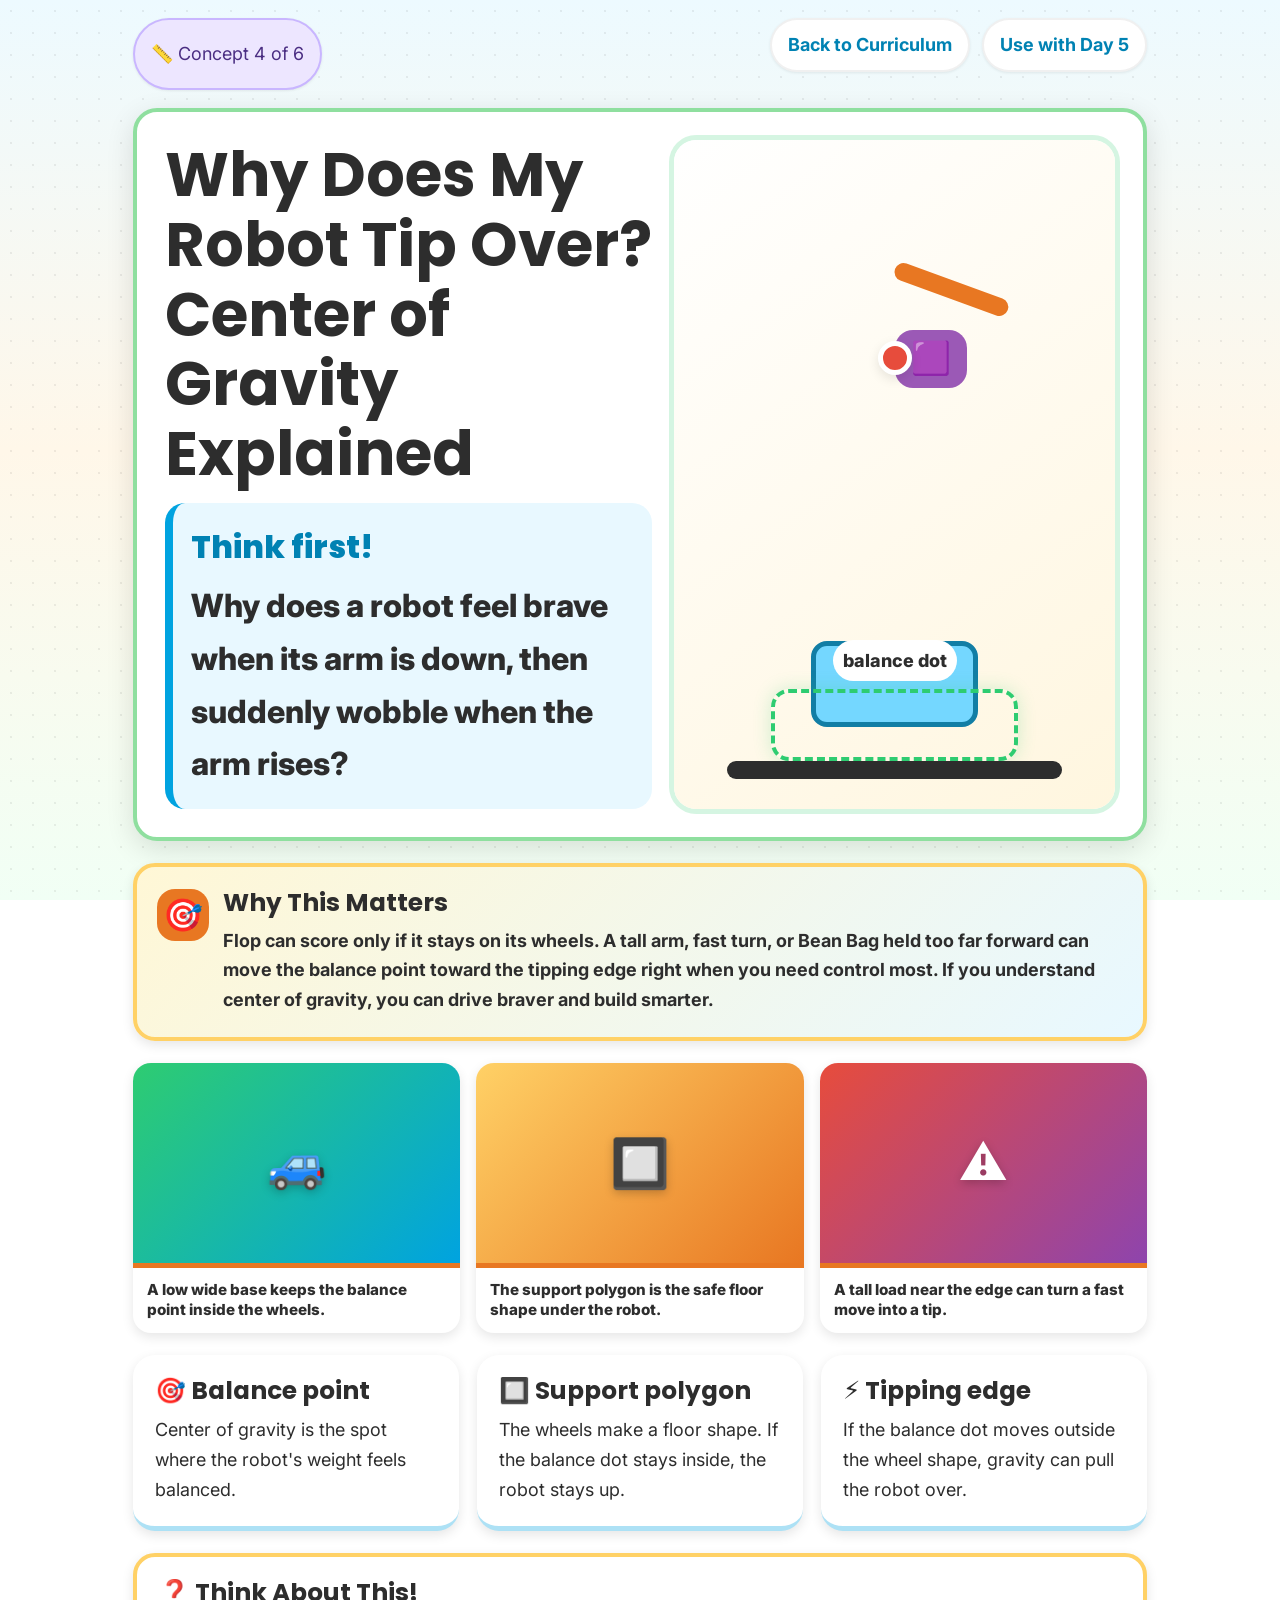
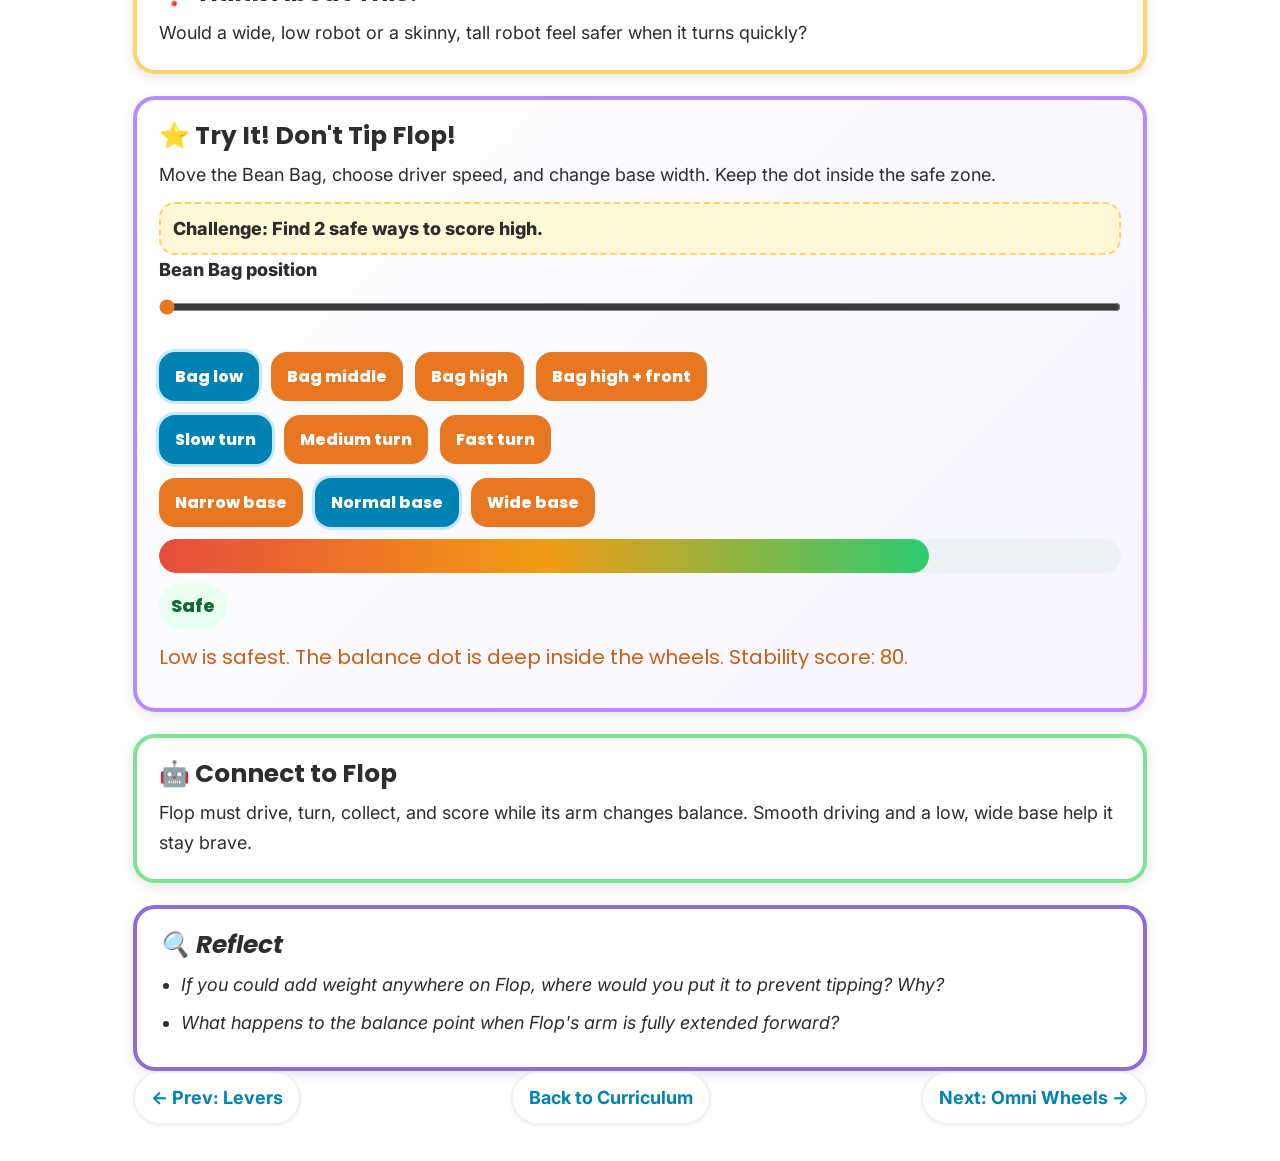
<file: concepts/center-of-gravity.html>
<!DOCTYPE html>
<html lang="en">
<head>
  <meta charset="UTF-8">
  <meta name="viewport" content="width=device-width, initial-scale=1.0">
  <title>Why Does My Robot Tip Over? Center of Gravity Explained</title>
  <link rel="preconnect" href="https://fonts.googleapis.com">
  <link rel="preconnect" href="https://fonts.gstatic.com" crossorigin>
  <link href="https://fonts.googleapis.com/css2?family=Inter:wght@400;500;600;700&amp;family=Poppins:wght@600;700;800&amp;display=swap" rel="stylesheet">
  <style>
    :root { --primary:#E87722; --primary-dark:#c95d12; --secondary:#2D2D2D; --accent:#00A3E0; --accent-dark:#0082b3; --success:#2ECC71; --warning:#F39C12; --danger:#E74C3C; --light:#F8F9FA; --light-gray:#E9ECEF; --medium-gray:#6C757D; --dark-gray:#343A40; --white:#FFFFFF; --shadow-sm:0 1px 3px rgba(0,0,0,0.08); --shadow-md:0 4px 12px rgba(0,0,0,0.10); --shadow-lg:0 8px 28px rgba(0,0,0,0.12); --radius-sm:6px; --radius-md:12px; --radius-lg:20px; --font-heading:'Poppins',system-ui,-apple-system,sans-serif; --font-body:'Inter',system-ui,-apple-system,sans-serif; }
    * { box-sizing:border-box; margin:0; padding:0; }
    body { background:linear-gradient(180deg,#edfaff,#fff7e9,#f1fff5); color:var(--secondary); font-family:var(--font-body); font-size:18px; line-height:1.65; min-width:320px; }
    h1,h2,h3 { font-family:var(--font-heading); line-height:1.15; }
    a { color:var(--accent-dark); font-weight:700; }
    .wrap { margin:0 auto; max-width:1050px; padding:18px; }
    .top,.nav { display:flex; flex-wrap:wrap; gap:12px; justify-content:space-between; margin-bottom:18px; }
    .pill,.nav a { align-items:center; background:var(--white); border:2px solid rgba(0,0,0,.06); border-radius:999px; box-shadow:var(--shadow-sm); display:inline-flex; min-height:46px; padding:10px 16px; text-decoration:none; }
    .progress { background:#ede6ff; border-color:#c9b6ff; color:#4b2e83; }
    .hero { background:var(--white); border:4px solid #8fdf9f; border-radius:24px; box-shadow:var(--shadow-lg); display:grid; gap:22px; grid-template-columns:1.05fr .95fr; padding:28px; }
    h1 { font-size:clamp(2rem,6vw,3.8rem); margin-bottom:14px; }
    .hook { background:#e8f8ff; border-left:8px solid var(--accent); border-radius:var(--radius-lg); font-size:clamp(1.3rem,3vw,2rem); font-weight:800; padding:18px; }
    .big-question { color:var(--accent-dark); display:block; font-family:var(--font-heading); margin-bottom:6px; }
    .diagram { background:linear-gradient(145deg,#ffffff,#fff6df); border-radius:22px; min-height:340px; padding:20px; position:relative; }
    .floor { background:#2d2d2d; border-radius:12px; bottom:30px; height:18px; left:12%; position:absolute; right:12%; }
    .support { border:4px dashed var(--success); border-radius:18px; bottom:48px; height:72px; left:22%; position:absolute; right:22%; }
    .bot { background:#74d7ff; border:5px solid #127ea5; border-radius:16px; bottom:82px; height:86px; left:31%; position:absolute; width:38%; }
    .arm { background:var(--primary); border-radius:999px; height:18px; left:50%; position:absolute; top:120px; transform-origin:left center; transform:rotate(-55deg); width:120px; }
    .bag { align-items:center; background:#9b59b6; border-radius:18px; color:white; display:flex; font-size:2rem; height:58px; justify-content:center; left:62%; position:absolute; top:62px; transition:.25s; width:72px; }
    .dot { background:var(--danger); border:5px solid white; border-radius:50%; box-shadow:var(--shadow-md); height:34px; left:50%; position:absolute; top:205px; transform:translate(-50%,-50%); transition:.25s; width:34px; }
    .label { background:white; border-radius:999px; bottom:128px; font-weight:800; left:50%; padding:6px 10px; position:absolute; transform:translateX(-50%); }
    .grid { display:grid; gap:18px; grid-template-columns:repeat(3,1fr); margin-top:22px; }
    .card,.try,.robot,.think { background:var(--white); border-radius:22px; box-shadow:var(--shadow-md); padding:22px; }
    .card h2,.try h2,.robot h2,.think h2 { font-size:1.55rem; margin-bottom:10px; }
    .think { border:4px solid #ffd166; margin-top:22px; }
    .try { border:4px solid #b48cff; margin-top:22px; }
    .robot { border:4px solid #7be495; margin-top:22px; }
    .reflect { background:var(--white); border:4px solid #8b6ed8; border-radius:22px; box-shadow:var(--shadow-md); font-style:italic; margin-top:22px; padding:22px; }
    .reflect h2 { font-size:1.55rem; margin-bottom:10px; }
    .reflect ul { padding-left:22px; }
    .reflect li { margin-bottom:8px; }
    .buttons { display:flex; flex-wrap:wrap; gap:12px; margin-top:14px; }
    button { background:var(--primary); border:0; border-radius:16px; color:white; cursor:pointer; font:800 1rem var(--font-heading); min-height:48px; padding:12px 16px; transition:.2s; }
    button:hover,button:focus { background:var(--primary-dark); transform:translateY(-1px); }
    .status { color:var(--primary-dark); font-family:var(--font-heading); font-size:1.25rem; margin-top:12px; }
    body::before {
      background-image: radial-gradient(rgba(45,45,45,.08) 1px, transparent 1px);
      background-size: 22px 22px;
      content: "";
      inset: 0;
      pointer-events: none;
      position: fixed;
      z-index: -1;
    }
    .hero { position: relative; overflow: hidden; }
    .diagram { overflow: hidden; transition:transform .25s ease, box-shadow .25s ease; }
    .hero-photo {
      border: 4px solid rgba(255,255,255,.9);
      border-radius: 18px;
      box-shadow: var(--shadow-md);
      display: block;
      height: 128px;
      margin-bottom: 12px;
      object-fit: cover;
      width: 100%;
    }
    .why-matters {
      background: linear-gradient(135deg, #fff7d6, #e8f8ff);
      border: 4px solid #ffd166;
      border-radius: 22px;
      box-shadow: var(--shadow-md);
      margin-top: 22px;
      padding: 22px 22px 22px 86px;
      position: relative;
    }
    .why-matters::before {
      align-items: center;
      background: var(--primary);
      border-radius: 18px;
      color: var(--white);
      content: attr(data-icon);
      display: flex;
      font-size: 2rem;
      height: 52px;
      justify-content: center;
      left: 20px;
      position: absolute;
      top: 22px;
      width: 52px;
    }
    .why-matters h2 { font-size: 1.55rem; margin-bottom: 8px; }
    .why-matters p { font-weight: 700; }
    .photo-strip {
      display: grid;
      gap: 16px;
      grid-template-columns: repeat(3, 1fr);
      margin-top: 22px;
    }
    .photo-card {
      background: var(--white);
      border-radius: 18px;
      box-shadow: var(--shadow-md);
      overflow: hidden;
      transition: transform .2s ease, box-shadow .2s ease;
    }
    .photo-card:hover,
    .photo-card:focus-within {
      box-shadow: var(--shadow-lg);
      transform: translateY(-3px) rotate(-.4deg);
    }
    .photo-card img {
      aspect-ratio: 4 / 3;
      display: block;
      height: auto;
      object-fit: cover;
      transition: transform .25s ease;
      width: 100%;
    }
    .photo-card:hover img { transform: scale(1.04); }
    .photo-card figcaption {
      border-top: 5px solid var(--primary);
      font-size: .95rem;
      font-weight: 800;
      line-height: 1.35;
      padding: 12px 14px;
    }
    .card { border-bottom: 5px solid rgba(0,163,224,.32); transition: transform .2s ease, box-shadow .2s ease; }
    .card:hover { box-shadow: var(--shadow-lg); transform: translateY(-4px); }
    .try { background: linear-gradient(135deg, #ffffff, #f7f4ff); position: relative; overflow: hidden; }
    .challenge-row, .reward-row { display: flex; flex-wrap: wrap; gap: 10px; margin-top: 12px; }
    .reward-badge {
      background: #e9fff0;
      border: 2px solid #7be495;
      border-radius: 999px;
      color: #126b35;
      display:none;
      font-family: var(--font-heading);
      font-size: .9rem;
      font-weight: 800;
      padding: 8px 12px;
    }
    .reward-badge.show { display:inline-flex; }
    .shake { animation: shake .25s ease; }
    @keyframes shake {
      25% { transform: translateX(-4px); }
      50% { transform: translateX(4px); }
      75% { transform: translateX(-2px); }
    }
    .photo-placeholder { color:#fff; text-shadow:0 3px 10px rgba(0,0,0,.22); }
    .support { border-color:#2ecc71; box-shadow:0 0 18px rgba(46,204,113,.22); }
    .dot { animation:targetPulse 1.4s ease-in-out infinite; }
    @keyframes targetPulse { 50% { box-shadow:0 0 0 8px rgba(231,76,60,.18), var(--shadow-md); } }
    .diagram.tipping { box-shadow:0 0 0 5px rgba(231,76,60,.22); transform:rotate(2deg); }
    .diagram.safe-zone { box-shadow:0 0 0 5px rgba(46,204,113,.2); }
    .meter { background:#edf1f5; border-radius:999px; height:34px; overflow:hidden; margin-top:12px; }
    .meter-fill { background:linear-gradient(90deg,var(--danger),var(--warning),var(--success)); border-radius:999px; height:100%; transition:width .25s ease; }
    .indicator { border-radius:999px; display:inline-flex; font-family:var(--font-heading); font-weight:800; margin-top:10px; padding:8px 12px; }
    .indicator.safe { background:#e9fff0; color:#126b35; }
    .indicator.tip { background:#ffe0db; color:#9d2b22; }
    button.selected { background:var(--accent-dark); box-shadow:0 0 0 3px rgba(0,163,224,.22); }
    label { font-weight:800; }
    input[type=range] { accent-color:var(--primary); min-height:44px; width:100%; }
    .target { background:#fff7d6; border:2px dashed #ffd166; border-radius:16px; font-weight:800; margin-top:12px; padding:10px 12px; }
    @media (min-width:761px) { body { background-attachment: fixed; } }
    @media (max-width:760px) { .hero,.grid { grid-template-columns:1fr; } .diagram { min-height:310px; } .photo-strip { grid-template-columns: 1fr; } .why-matters { padding: 18px; } .why-matters::before { position: static; margin-bottom: 10px; } }
    @media print { body { background:white; } .top,.nav,.hero,.card,.try,.robot,.think { box-shadow:none; } .try { break-inside:avoid; } button { display:none; } }
  </style>
</head>
<body>
  <main class="wrap">
    <div class="top"><span class="pill progress">📏 Concept 4 of 6</span><nav class="nav" aria-label="Concept links"><a href="../index.html#curriculum">Back to Curriculum</a><a href="../index.html#day-5">Use with Day 5</a></nav></div>
    <section class="hero">
      <div><h1>Why Does My Robot Tip Over? Center of Gravity Explained</h1><p class="hook"><span class="big-question">Think first!</span>Why does a robot feel brave when its arm is down, then suddenly wobble when the arm rises?</p></div>
      <div class="diagram" role="img" aria-label="CSS diagram of a robot base with a support polygon and a red balance dot."><div class="bag" id="bag">🟪</div><div class="arm" id="arm"></div><div class="bot"></div><div class="support"></div><div class="floor"></div><div class="dot" id="dot"></div><div class="label">balance dot</div></div>
    </section>
    <section class="why-matters" data-icon="🎯">
      <h2>Why This Matters</h2>
      <p>Flop can score only if it stays on its wheels. A tall arm, fast turn, or Bean Bag held too far forward can move the balance point toward the tipping edge right when you need control most. If you understand center of gravity, you can drive braver and build smarter.</p>
    </section>
    <section class="photo-strip" aria-label="Real robot examples">
      <figure class="photo-card">
        <div class="photo-placeholder" role="img" aria-label="Low wide robot base that helps keep the center of gravity inside the wheels." loading="lazy" style="background:linear-gradient(135deg,#2ECC71,#00A3E0);height:200px;display:flex;align-items:center;justify-content:center;font-size:3rem;">🚙</div>
        <figcaption>A low wide base keeps the balance point inside the wheels.</figcaption>
      </figure>
      <figure class="photo-card">
        <div class="photo-placeholder" role="img" aria-label="Tape on the floor connecting wheel contact points to show the support polygon." loading="lazy" style="background:linear-gradient(135deg,#ffd166,#E87722);height:200px;display:flex;align-items:center;justify-content:center;font-size:3rem;">🔲</div>
        <figcaption>The support polygon is the safe floor shape under the robot.</figcaption>
      </figure>
      <figure class="photo-card">
        <div class="photo-placeholder" role="img" aria-label="Robot leaning near a tipping point during a controlled stability test." loading="lazy" style="background:linear-gradient(135deg,#E74C3C,#8e44ad);height:200px;display:flex;align-items:center;justify-content:center;font-size:3rem;">⚠️</div>
        <figcaption>A tall load near the edge can turn a fast move into a tip.</figcaption>
      </figure>
    </section>
    <section class="grid">
      <article class="card"><h2>🎯 Balance point</h2><p>Center of gravity is the spot where the robot's weight feels balanced.</p></article>
      <article class="card"><h2>🔲 Support polygon</h2><p>The wheels make a floor shape. If the balance dot stays inside, the robot stays up.</p></article>
      <article class="card"><h2>⚡ Tipping edge</h2><p>If the balance dot moves outside the wheel shape, gravity can pull the robot over.</p></article>
    </section>
    <section class="think"><h2>❓ Think About This!</h2><p>Would a wide, low robot or a skinny, tall robot feel safer when it turns quickly?</p></section>
    <section class="try">
      <h2>⭐ Try It! Don't Tip Flop!</h2>
      <p>Move the Bean Bag, choose driver speed, and change base width. Keep the dot inside the safe zone.</p>
      <p class="target">Challenge: Find 2 safe ways to score high.</p>
      <label for="bagPosition">Bean Bag position</label><input id="bagPosition" type="range" min="0" max="3" value="0">
      <div class="buttons"><button type="button" data-pos="low">Bag low</button><button type="button" data-pos="middle">Bag middle</button><button type="button" data-pos="high">Bag high</button><button type="button" data-pos="front">Bag high + front</button></div>
      <div class="buttons" id="speedChoice" aria-label="Driver speed selector"><button type="button" data-speed="slow">Slow turn</button><button type="button" data-speed="medium">Medium turn</button><button type="button" data-speed="fast">Fast turn</button></div>
      <div class="buttons" id="baseChoice" aria-label="Base width selector"><button type="button" data-base="narrow">Narrow base</button><button type="button" data-base="normal">Normal base</button><button type="button" data-base="wide">Wide base</button></div>
      <div class="meter" aria-label="Stability score"><div class="meter-fill" id="stabilityMeter" style="width:90%"></div></div>
      <span class="indicator safe" id="tipIndicator">Safe</span>
      <p class="status" id="status">Low is safest. The balance dot is deep inside the wheels.</p>
      <div class="reward-row"><span class="reward-badge" id="rewardBadge">🎯 Two safe high-score setups found!</span></div>
    </section>
    <section class="robot"><h2>🤖 Connect to Flop</h2><p>Flop must drive, turn, collect, and score while its arm changes balance. Smooth driving and a low, wide base help it stay brave.</p></section>
    <section class="reflect"><h2>🔍 Reflect</h2><ul><li>If you could add weight anywhere on Flop, where would you put it to prevent tipping? Why?</li><li>What happens to the balance point when Flop's arm is fully extended forward?</li></ul></section>
    <nav class="nav" aria-label="Bottom links"><a href="levers.html">← Prev: Levers</a><a href="../index.html#curriculum">Back to Curriculum</a><a href="omni-wheels.html">Next: Omni Wheels →</a></nav>
  </main>
  <script>
    const states = {
      low: { bag:['50%','190px'], dot:['50%','218px'], arm:'20deg', risk:5, text:'Low is safest. The balance dot is deep inside the wheels.' },
      middle: { bag:['57%','124px'], dot:['56%','205px'], arm:'-25deg', risk:18, text:'Middle is okay, but the dot starts walking toward the edge.' },
      high: { bag:['62%','62px'], dot:['61%','198px'], arm:'-55deg', risk:34, text:'High is wobblier. Slow turns help.' },
      front: { bag:['72%','58px'], dot:['72%','198px'], arm:'-48deg', risk:54, text:'Danger zone! The dot is near the edge, so tipping is much easier.' }
    };
    const speedStates = { slow:0, medium:12, fast:28 };
    const baseStates = { narrow:0, normal:15, wide:30 };
    const posKeys = ['low','middle','high','front'];
    const safeHighConfigs = new Set();
    let pos = 'low';
    let speed = 'slow';
    let base = 'normal';
    function updateStability() {
      const s = states[pos];
      const score = Math.max(0, Math.min(100, 70 + baseStates[base] - s.risk - speedStates[speed]));
      document.querySelector('#bag').style.left = s.bag[0];
      document.querySelector('#bag').style.top = s.bag[1];
      document.querySelector('#dot').style.left = s.dot[0];
      document.querySelector('#dot').style.top = s.dot[1];
      document.querySelector('#arm').style.transform = 'rotate(' + s.arm + ')';
      document.querySelector('#stabilityMeter').style.width = score + '%';
      const indicator = document.querySelector('#tipIndicator');
      const heroDiagram = document.querySelector('.diagram');
      const isTip = score < 45;
      indicator.textContent = isTip ? 'TIP!' : score < 65 ? 'Wobbly' : 'Safe';
      indicator.className = 'indicator ' + (isTip ? 'tip' : 'safe');
      heroDiagram.classList.toggle('tipping', isTip);
      heroDiagram.classList.toggle('safe-zone', score >= 65);
      document.querySelector('#status').textContent = isTip ? 'Back off: lower the arm or slow the turn.' : s.text + ' Stability score: ' + score + '.';
      if ((pos === 'high' || pos === 'front') && score >= 65) safeHighConfigs.add(pos + '-' + speed + '-' + base);
      document.querySelector('#rewardBadge').classList.toggle('show', safeHighConfigs.size >= 2);
    }
    document.querySelectorAll('button[data-pos]').forEach(button => button.addEventListener('click', () => {
      document.querySelectorAll('button[data-pos]').forEach(b => b.classList.remove('selected'));
      button.classList.add('selected');
      pos = button.dataset.pos;
      document.querySelector('#bagPosition').value = posKeys.indexOf(pos);
      updateStability();
    }));
    document.querySelector('#bagPosition').addEventListener('input', event => {
      document.querySelector('[data-pos="' + posKeys[Number(event.target.value)] + '"]').click();
    });
    document.querySelectorAll('button[data-speed]').forEach(button => button.addEventListener('click', () => {
      document.querySelectorAll('button[data-speed]').forEach(b => b.classList.remove('selected'));
      button.classList.add('selected');
      speed = button.dataset.speed;
      updateStability();
    }));
    document.querySelectorAll('button[data-base]').forEach(button => button.addEventListener('click', () => {
      document.querySelectorAll('button[data-base]').forEach(b => b.classList.remove('selected'));
      button.classList.add('selected');
      base = button.dataset.base;
      updateStability();
    }));
    document.querySelector('[data-pos="low"]').click();
    document.querySelector('[data-speed="slow"]').click();
    document.querySelector('[data-base="normal"]').click();
  </script>
</body>
</html>
</file>
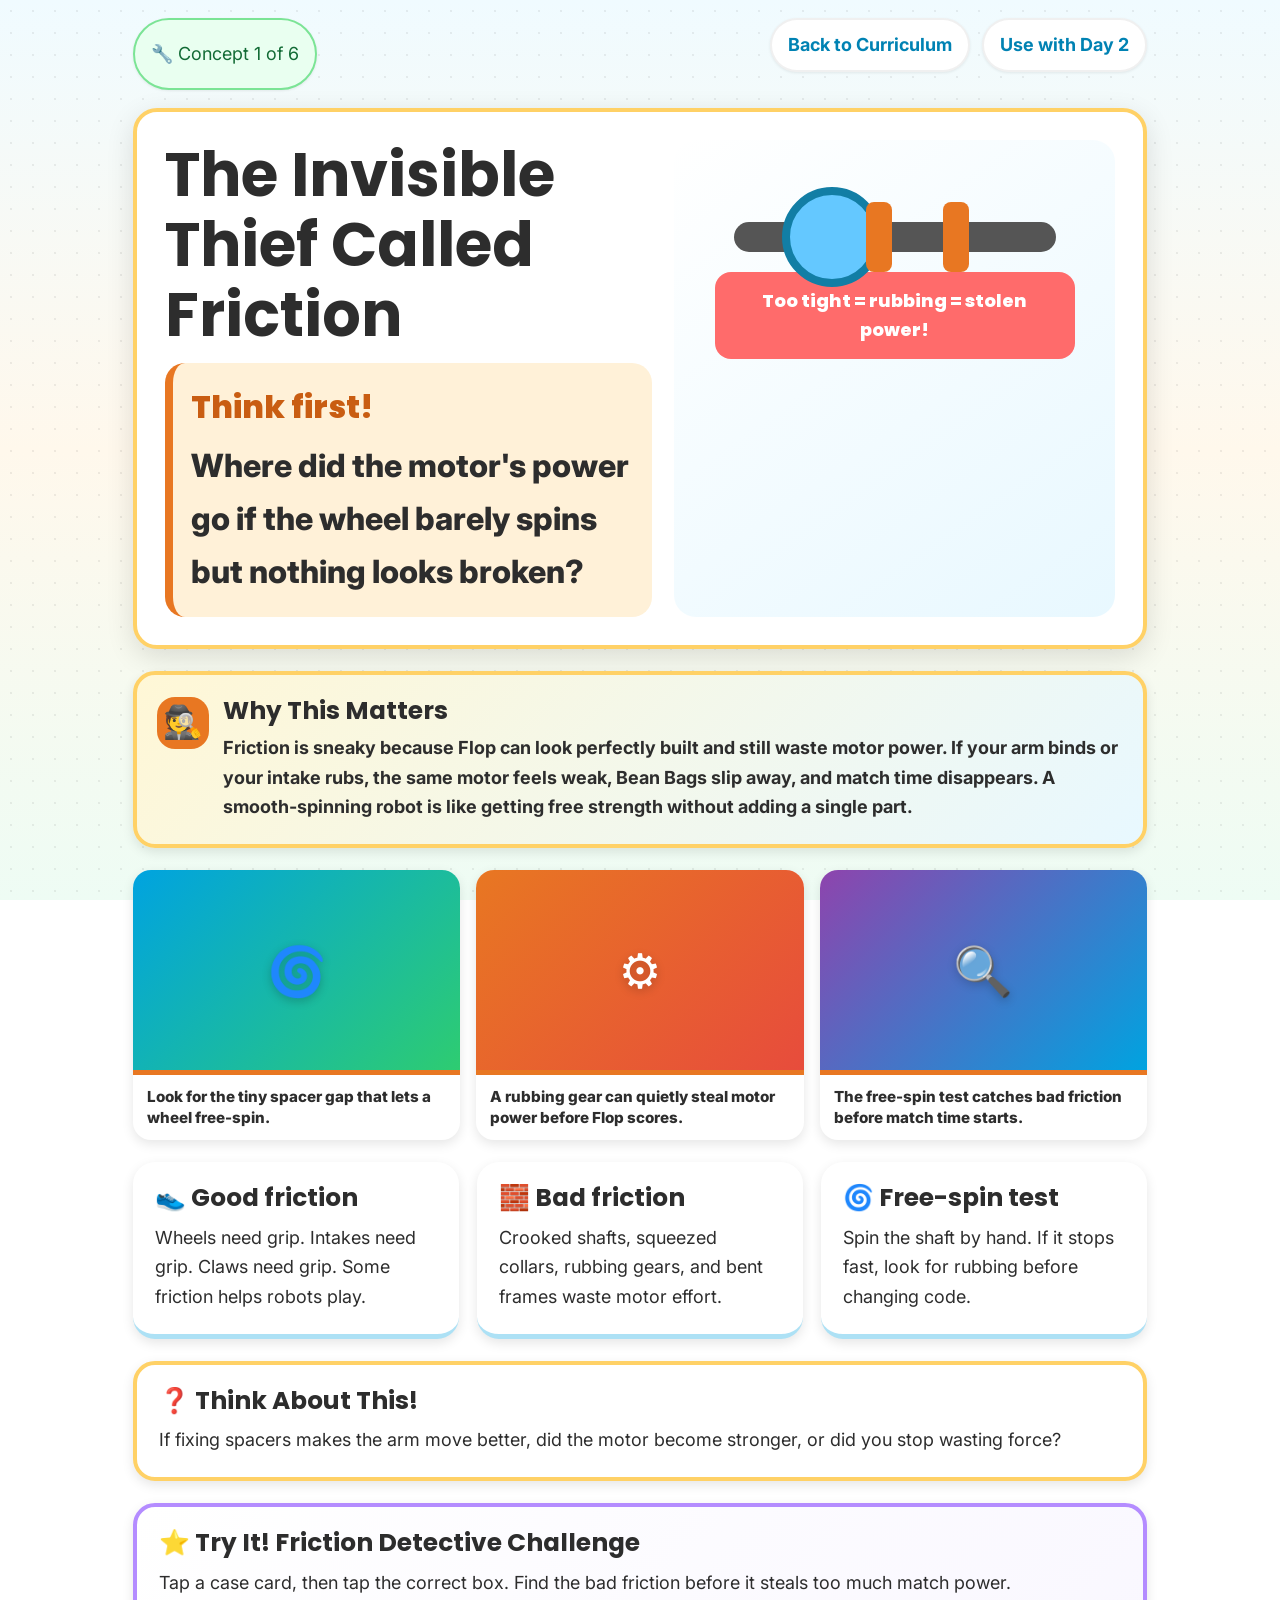
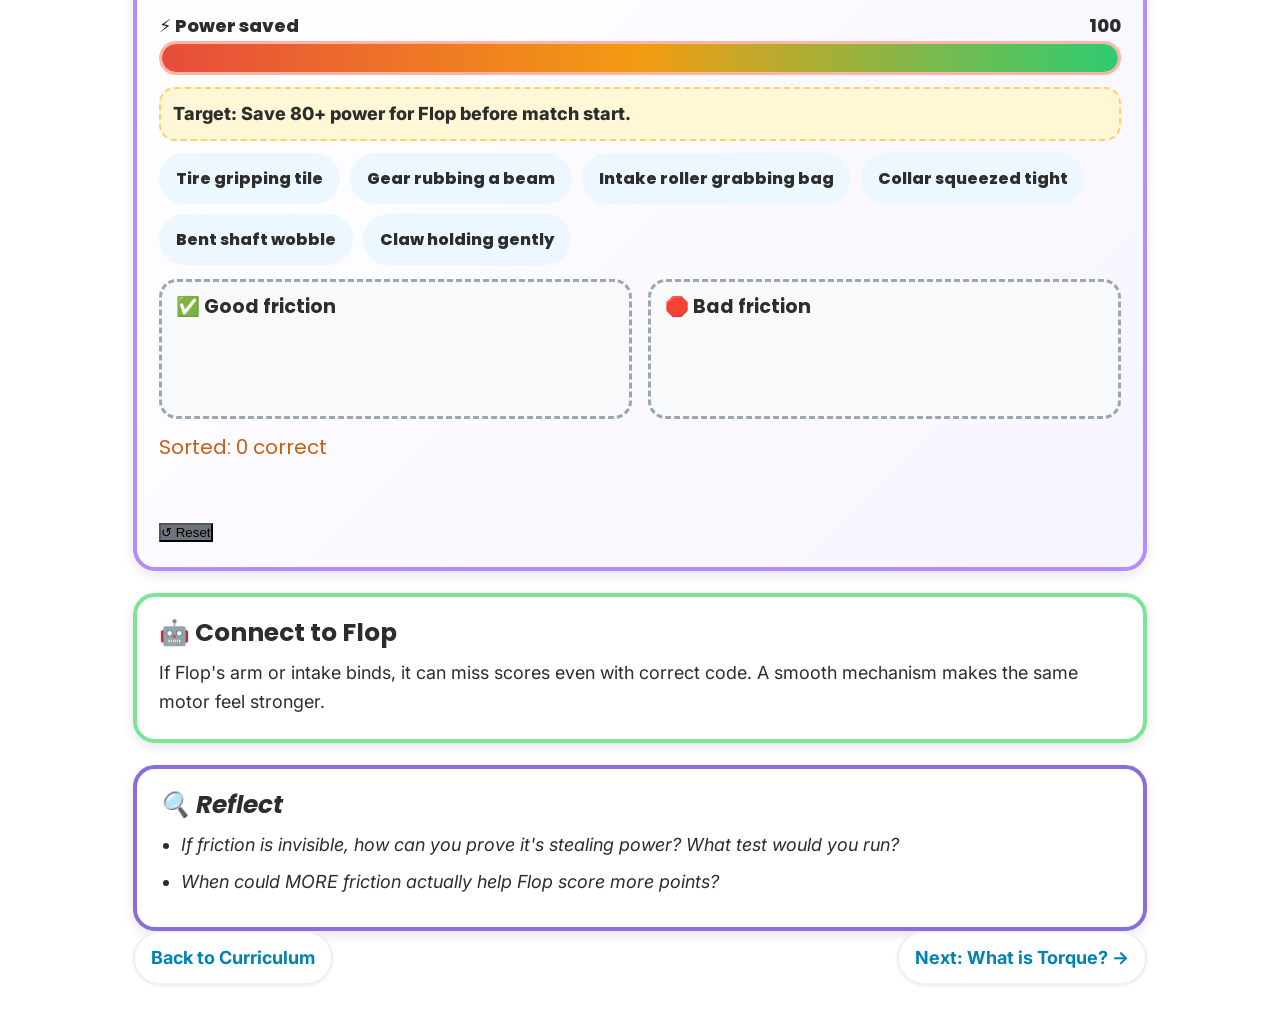
<file: concepts/friction.html>
<!DOCTYPE html>
<html lang="en">
<head>
  <meta charset="UTF-8">
  <meta name="viewport" content="width=device-width, initial-scale=1.0">
  <title>The Invisible Thief Called Friction</title>
  <link rel="preconnect" href="https://fonts.googleapis.com">
  <link rel="preconnect" href="https://fonts.gstatic.com" crossorigin>
  <link href="https://fonts.googleapis.com/css2?family=Inter:wght@400;500;600;700&amp;family=Poppins:wght@600;700;800&amp;display=swap" rel="stylesheet">
  <style>
    :root { --primary:#E87722; --primary-dark:#c95d12; --secondary:#2D2D2D; --accent:#00A3E0; --accent-dark:#0082b3; --success:#2ECC71; --warning:#F39C12; --danger:#E74C3C; --light:#F8F9FA; --light-gray:#E9ECEF; --medium-gray:#6C757D; --dark-gray:#343A40; --white:#FFFFFF; --shadow-sm:0 1px 3px rgba(0,0,0,0.08); --shadow-md:0 4px 12px rgba(0,0,0,0.10); --shadow-lg:0 8px 28px rgba(0,0,0,0.12); --radius-sm:6px; --radius-md:12px; --radius-lg:20px; --font-heading:'Poppins',system-ui,-apple-system,sans-serif; --font-body:'Inter',system-ui,-apple-system,sans-serif; }
    * { box-sizing:border-box; margin:0; padding:0; }
    body { background:linear-gradient(180deg,#f0fbff,#fff8ec,#eefcf4); color:var(--secondary); font-family:var(--font-body); font-size:18px; line-height:1.65; min-width:320px; }
    h1,h2,h3 { font-family:var(--font-heading); line-height:1.15; }
    a { color:var(--accent-dark); font-weight:700; }
    .wrap { margin:0 auto; max-width:1050px; padding:18px; }
    .top,.nav { display:flex; flex-wrap:wrap; gap:12px; justify-content:space-between; margin-bottom:18px; }
    .pill,.nav a { align-items:center; background:var(--white); border:2px solid rgba(0,0,0,.06); border-radius:999px; box-shadow:var(--shadow-sm); display:inline-flex; min-height:46px; padding:10px 16px; text-decoration:none; }
    .progress { background:#e9fff0; border-color:#7be495; color:#126b35; }
    .hero { background:var(--white); border:4px solid #ffd166; border-radius:24px; box-shadow:var(--shadow-lg); display:grid; gap:22px; grid-template-columns:1.05fr .95fr; padding:28px; }
    h1 { font-size:clamp(2rem,6vw,3.8rem); margin-bottom:14px; }
    .hook { background:#fff1d8; border-left:8px solid var(--primary); border-radius:var(--radius-lg); font-size:clamp(1.3rem,3vw,2rem); font-weight:800; padding:18px; }
    .big-question { color:var(--primary-dark); display:block; font-family:var(--font-heading); margin-bottom:6px; }
    .diagram { background:linear-gradient(145deg,#ffffff,#e8f8ff); border-radius:22px; min-height:310px; padding:24px; }
    .shaft { background:#555; border-radius:999px; height:30px; margin:58px auto 20px; position:relative; width:82%; }
    .wheel { background:#64c8ff; border:8px solid #127ea5; border-radius:50%; height:100px; left:15%; position:absolute; top:-35px; width:100px; }
    .collar { background:var(--primary); border-radius:8px; height:70px; position:absolute; top:-20px; width:26px; }
    .collar.left { left:41%; } .collar.right { right:27%; }
    .rub { background:#ff6b6b; border-radius:16px; color:white; font-family:var(--font-heading); font-weight:800; margin:20px auto; max-width:360px; padding:14px; text-align:center; }
    .grid { display:grid; gap:18px; grid-template-columns:repeat(3,1fr); margin-top:22px; }
    .card,.try,.robot,.think { background:var(--white); border-radius:22px; box-shadow:var(--shadow-md); padding:22px; }
    .card h2,.try h2,.robot h2,.think h2 { font-size:1.55rem; margin-bottom:10px; }
    .think { border:4px solid #ffd166; margin-top:22px; }
    .try { border:4px solid #b48cff; margin-top:22px; }
    .robot { border:4px solid #7be495; margin-top:22px; }
    .reflect { background:var(--white); border:4px solid #8b6ed8; border-radius:22px; box-shadow:var(--shadow-md); font-style:italic; margin-top:22px; padding:22px; }
    .reflect h2 { font-size:1.55rem; margin-bottom:10px; }
    .reflect ul { padding-left:22px; }
    .reflect li { margin-bottom:8px; }
    .sort { display:grid; gap:16px; grid-template-columns:1fr 1fr; margin-top:14px; }
    .examples { display:flex; flex-wrap:wrap; gap:10px; margin-top:12px; }
    .chip { background:#edf7ff; border:3px solid transparent; border-radius:999px; color:var(--secondary); cursor:pointer; font:800 1rem var(--font-heading); min-height:48px; padding:10px 14px; }
    .chip.selected { border-color:var(--primary); background:#fff1d8; }
    .bin { background:#f8f9fa; border:3px dashed #9aa6b2; border-radius:18px; min-height:140px; padding:14px; }
    .bin h3 { font-size:1.2rem; }
    .score { color:var(--primary-dark); font-family:var(--font-heading); font-size:1.25rem; margin-top:12px; }
    body::before {
      background-image: radial-gradient(rgba(45,45,45,.08) 1px, transparent 1px);
      background-size: 22px 22px;
      content: "";
      inset: 0;
      pointer-events: none;
      position: fixed;
      z-index: -1;
    }
    .hero { position: relative; overflow: hidden; }
    .diagram { overflow: hidden; }
    .hero-photo {
      border: 4px solid rgba(255,255,255,.9);
      border-radius: 18px;
      box-shadow: var(--shadow-md);
      display: block;
      height: 128px;
      margin-bottom: 12px;
      object-fit: cover;
      width: 100%;
    }
    .why-matters {
      background: linear-gradient(135deg, #fff7d6, #e8f8ff);
      border: 4px solid #ffd166;
      border-radius: 22px;
      box-shadow: var(--shadow-md);
      margin-top: 22px;
      padding: 22px 22px 22px 86px;
      position: relative;
    }
    .why-matters::before {
      align-items: center;
      background: var(--primary);
      border-radius: 18px;
      color: var(--white);
      content: attr(data-icon);
      display: flex;
      font-size: 2rem;
      height: 52px;
      justify-content: center;
      left: 20px;
      position: absolute;
      top: 22px;
      width: 52px;
    }
    .why-matters h2 { font-size: 1.55rem; margin-bottom: 8px; }
    .why-matters p { font-weight: 700; }
    .photo-strip {
      display: grid;
      gap: 16px;
      grid-template-columns: repeat(3, 1fr);
      margin-top: 22px;
    }
    .photo-card {
      background: var(--white);
      border-radius: 18px;
      box-shadow: var(--shadow-md);
      overflow: hidden;
      transition: transform .2s ease, box-shadow .2s ease;
    }
    .photo-card:hover,
    .photo-card:focus-within {
      box-shadow: var(--shadow-lg);
      transform: translateY(-3px) rotate(-.4deg);
    }
    .photo-card img {
      aspect-ratio: 4 / 3;
      display: block;
      height: auto;
      object-fit: cover;
      transition: transform .25s ease;
      width: 100%;
    }
    .photo-card:hover img { transform: scale(1.04); }
    .photo-card figcaption {
      border-top: 5px solid var(--primary);
      font-size: .95rem;
      font-weight: 800;
      line-height: 1.35;
      padding: 12px 14px;
    }
    .card { border-bottom: 5px solid rgba(0,163,224,.32); transition: transform .2s ease, box-shadow .2s ease; }
    .card:hover { box-shadow: var(--shadow-lg); transform: translateY(-4px); }
    .try { background: linear-gradient(135deg, #ffffff, #f7f4ff); position: relative; overflow: hidden; }
    .challenge-row, .reward-row { display: flex; flex-wrap: wrap; gap: 10px; margin-top: 12px; }
    .reward-badge {
      background: #e9fff0;
      border: 2px solid #7be495;
      border-radius: 999px;
      color: #126b35;
      display: none;
      font-family: var(--font-heading);
      font-size: .9rem;
      font-weight: 800;
      padding: 8px 12px;
    }
    .reward-badge.show { display: inline-flex; }
    .shake { animation: shake .25s ease; }
    @keyframes shake {
      25% { transform: translateX(-4px); }
      50% { transform: translateX(4px); }
      75% { transform: translateX(-2px); }
    }
    .photo-placeholder { color:#fff; text-shadow:0 3px 10px rgba(0,0,0,.22); }
    .chip { transition: transform .2s ease, border-color .2s ease, background .2s ease; }
    .chip:hover,.chip:focus { transform: scale(1.04) rotate(1deg); }
    .bin.correct-flash { animation: pulseBin .45s ease; border-color: var(--success); }
    @keyframes pulseBin { 50% { background:#e9fff0; transform:scale(1.02); } }
    .power-wrap { margin-top:14px; }
    .power-label { display:flex; font-family:var(--font-heading); font-weight:800; justify-content:space-between; }
    .power-meter { background:#ffe0db; border:3px solid #ffb4a8; border-radius:999px; height:34px; overflow:hidden; }
    .power-fill { background:linear-gradient(90deg,var(--danger),var(--warning),var(--success)); border-radius:999px; height:100%; transition:width .25s ease; width:100%; }
    .target { background:#fff7d6; border:2px dashed #ffd166; border-radius:16px; font-weight:800; margin-top:12px; padding:10px 12px; }
    .rub { animation: rubPulse 1.6s ease-in-out infinite; }
    .diagram:hover .wheel,.diagram:focus-within .wheel { animation: wheelSpin 1.4s linear infinite; }
    @keyframes rubPulse { 50% { transform:scale(1.02); } }
    @keyframes wheelSpin { to { transform:rotate(360deg); } }
    @media (min-width:761px) { body { background-attachment: fixed; } }
    @media (max-width:760px) { .hero,.grid,.sort { grid-template-columns:1fr; } .diagram { min-height:270px; } .photo-strip { grid-template-columns: 1fr; } .why-matters { padding: 18px; } .why-matters::before { position: static; margin-bottom: 10px; } }
    @media print { body { background:white; } .top,.nav,.hero,.card,.try,.robot,.think { box-shadow:none; } .try { break-inside:avoid; } .chip { border:1px solid #333; } }
  </style>
</head>
<body>
  <main class="wrap">
    <div class="top"><span class="pill progress">🔧 Concept 1 of 6</span><nav class="nav" aria-label="Concept links"><a href="../index.html#curriculum">Back to Curriculum</a><a href="../index.html#day-2">Use with Day 2</a></nav></div>
    <section class="hero">
      <div><h1>The Invisible Thief Called Friction</h1><p class="hook"><span class="big-question">Think first!</span>Where did the motor's power go if the wheel barely spins but nothing looks broken?</p></div>
      <div class="diagram" role="img" aria-label="CSS diagram of a shaft, wheel, and collars squeezing too tightly."><div class="shaft"><div class="wheel"></div><div class="collar left"></div><div class="collar right"></div></div><p class="rub">Too tight = rubbing = stolen power!</p></div>
    </section>
    <section class="why-matters" data-icon="🕵️">
      <h2>Why This Matters</h2>
      <p>Friction is sneaky because Flop can look perfectly built and still waste motor power. If your arm binds or your intake rubs, the same motor feels weak, Bean Bags slip away, and match time disappears. A smooth-spinning robot is like getting free strength without adding a single part.</p>
    </section>
    <section class="photo-strip" aria-label="Real robot examples">
      <figure class="photo-card">
        <div class="photo-placeholder" role="img" aria-label="Close-up of a VEX IQ wheel with a tiny gap next to the shaft collar." loading="lazy" style="background:linear-gradient(135deg,#00A3E0,#2ECC71);height:200px;display:flex;align-items:center;justify-content:center;font-size:3rem;">🌀</div>
        <figcaption>Look for the tiny spacer gap that lets a wheel free-spin.</figcaption>
      </figure>
      <figure class="photo-card">
        <div class="photo-placeholder" role="img" aria-label="A gear touching a robot beam where rubbing could steal motor power." loading="lazy" style="background:linear-gradient(135deg,#E87722,#E74C3C);height:200px;display:flex;align-items:center;justify-content:center;font-size:3rem;">⚙️</div>
        <figcaption>A rubbing gear can quietly steal motor power before Flop scores.</figcaption>
      </figure>
      <figure class="photo-card">
        <div class="photo-placeholder" role="img" aria-label="A student spinning a robot wheel by hand to test friction." loading="lazy" style="background:linear-gradient(135deg,#8e44ad,#00A3E0);height:200px;display:flex;align-items:center;justify-content:center;font-size:3rem;">🔍</div>
        <figcaption>The free-spin test catches bad friction before match time starts.</figcaption>
      </figure>
    </section>
    <section class="grid">
      <article class="card"><h2>👟 Good friction</h2><p>Wheels need grip. Intakes need grip. Claws need grip. Some friction helps robots play.</p></article>
      <article class="card"><h2>🧱 Bad friction</h2><p>Crooked shafts, squeezed collars, rubbing gears, and bent frames waste motor effort.</p></article>
      <article class="card"><h2>🌀 Free-spin test</h2><p>Spin the shaft by hand. If it stops fast, look for rubbing before changing code.</p></article>
    </section>
    <section class="think"><h2>❓ Think About This!</h2><p>If fixing spacers makes the arm move better, did the motor become stronger, or did you stop wasting force?</p></section>
    <section class="try">
      <h2>⭐ Try It! Friction Detective Challenge</h2>
      <p>Tap a case card, then tap the correct box. Find the bad friction before it steals too much match power.</p>
      <div class="power-wrap" aria-label="Flop power meter">
        <div class="power-label"><span>⚡ Power saved</span><span id="powerValue">100</span></div>
        <div class="power-meter"><div class="power-fill" id="powerFill"></div></div>
      </div>
      <p class="target">Target: Save 80+ power for Flop before match start.</p>
      <div class="examples" id="examples">
        <button class="chip" data-kind="good" type="button">Tire gripping tile</button><button class="chip" data-kind="bad" type="button">Gear rubbing a beam</button><button class="chip" data-kind="good" type="button">Intake roller grabbing bag</button><button class="chip" data-kind="bad" type="button">Collar squeezed tight</button><button class="chip" data-kind="bad" type="button">Bent shaft wobble</button><button class="chip" data-kind="good" type="button">Claw holding gently</button>
      </div>
      <div class="sort"><div class="bin" data-bin="good" role="button" tabindex="0"><h3>✅ Good friction</h3></div><div class="bin" data-bin="bad" role="button" tabindex="0"><h3>🛑 Bad friction</h3></div></div>
      <p class="score" id="score">Sorted: 0 correct</p>
      <p class="feedback" id="feedback" style="font-weight:800;min-height:28px;"></p>
      <div class="reward-row"><span class="reward-badge" id="rewardBadge">⚡ Flop rolls smoother!</span></div>
      <div style="margin-top:12px;"><button type="button" id="resetBtn" style="background:var(--medium-gray);">↺ Reset</button></div>
    </section>
    <section class="robot"><h2>🤖 Connect to Flop</h2><p>If Flop's arm or intake binds, it can miss scores even with correct code. A smooth mechanism makes the same motor feel stronger.</p></section>
    <section class="reflect"><h2>🔍 Reflect</h2><ul><li>If friction is invisible, how can you prove it's stealing power? What test would you run?</li><li>When could MORE friction actually help Flop score more points?</li></ul></section>
    <nav class="nav" aria-label="Bottom links"><a href="../index.html#curriculum">Back to Curriculum</a><a href="what-is-torque.html">Next: What is Torque? →</a></nav>
  </main>
  <script>
    let selected = null;
    let correct = 0;
    let power = 100;
    const examplesArea = document.querySelector('#examples');
    const scoreEl = document.querySelector('#score');
    const feedbackEl = document.querySelector('#feedback');
    const powerEl = document.querySelector('#powerValue');
    const powerFill = document.querySelector('#powerFill');
    const rewardBadge = document.querySelector('#rewardBadge');
    const originalChips = Array.from(document.querySelectorAll('.chip')).map(c => c.cloneNode(true));

    function updateMeter() {
      powerEl.textContent = power;
      powerFill.style.width = power + '%';
      scoreEl.textContent = 'Sorted: ' + correct + ' correct';
      rewardBadge.classList.toggle('show', correct === originalChips.length && power >= 80);
    }
    function attachChip(chip) {
      chip.addEventListener('click', () => {
        document.querySelectorAll('.chip').forEach(c => c.classList.remove('selected'));
        selected = chip;
        chip.classList.add('selected');
        feedbackEl.textContent = '';
      });
    }
    function sortSelected(bin) {
      if (!selected) return;
      const wasCorrect = selected.dataset.kind === bin.dataset.bin;
      if (wasCorrect) {
        correct += 1;
        bin.appendChild(selected);
        selected.classList.remove('selected');
        selected.disabled = true;
        selected = null;
        bin.classList.add('correct-flash');
        window.setTimeout(() => bin.classList.remove('correct-flash'), 450);
        feedbackEl.textContent = '✓ Correct! Bad friction found means power stays with Flop.';
        feedbackEl.style.color = 'var(--success)';
      } else {
        power = Math.max(0, power - 5);
        selected.classList.remove('shake');
        void selected.offsetWidth;
        selected.classList.add('shake');
        feedbackEl.textContent = 'Try again! Wrong case costs 5 power.';
        feedbackEl.style.color = 'var(--danger)';
      }
      updateMeter();
    }
    document.querySelectorAll('.chip').forEach(attachChip);
    document.querySelectorAll('.bin').forEach(bin => {
      bin.addEventListener('click', () => sortSelected(bin));
      bin.addEventListener('keydown', event => {
        if (event.key === 'Enter' || event.key === ' ') {
          event.preventDefault();
          sortSelected(bin);
        }
      });
    });
    document.querySelector('#resetBtn').addEventListener('click', () => {
      correct = 0;
      power = 100;
      selected = null;
      feedbackEl.textContent = '';
      rewardBadge.classList.remove('show');
      examplesArea.innerHTML = '';
      document.querySelectorAll('.bin').forEach(bin => {
        bin.querySelectorAll('.chip').forEach(c => c.remove());
      });
      originalChips.forEach(chip => {
        const fresh = chip.cloneNode(true);
        fresh.disabled = false;
        fresh.classList.remove('selected','shake');
        attachChip(fresh);
        examplesArea.appendChild(fresh);
      });
      updateMeter();
    });
    updateMeter();
  </script>
</body>
</html>
</file>
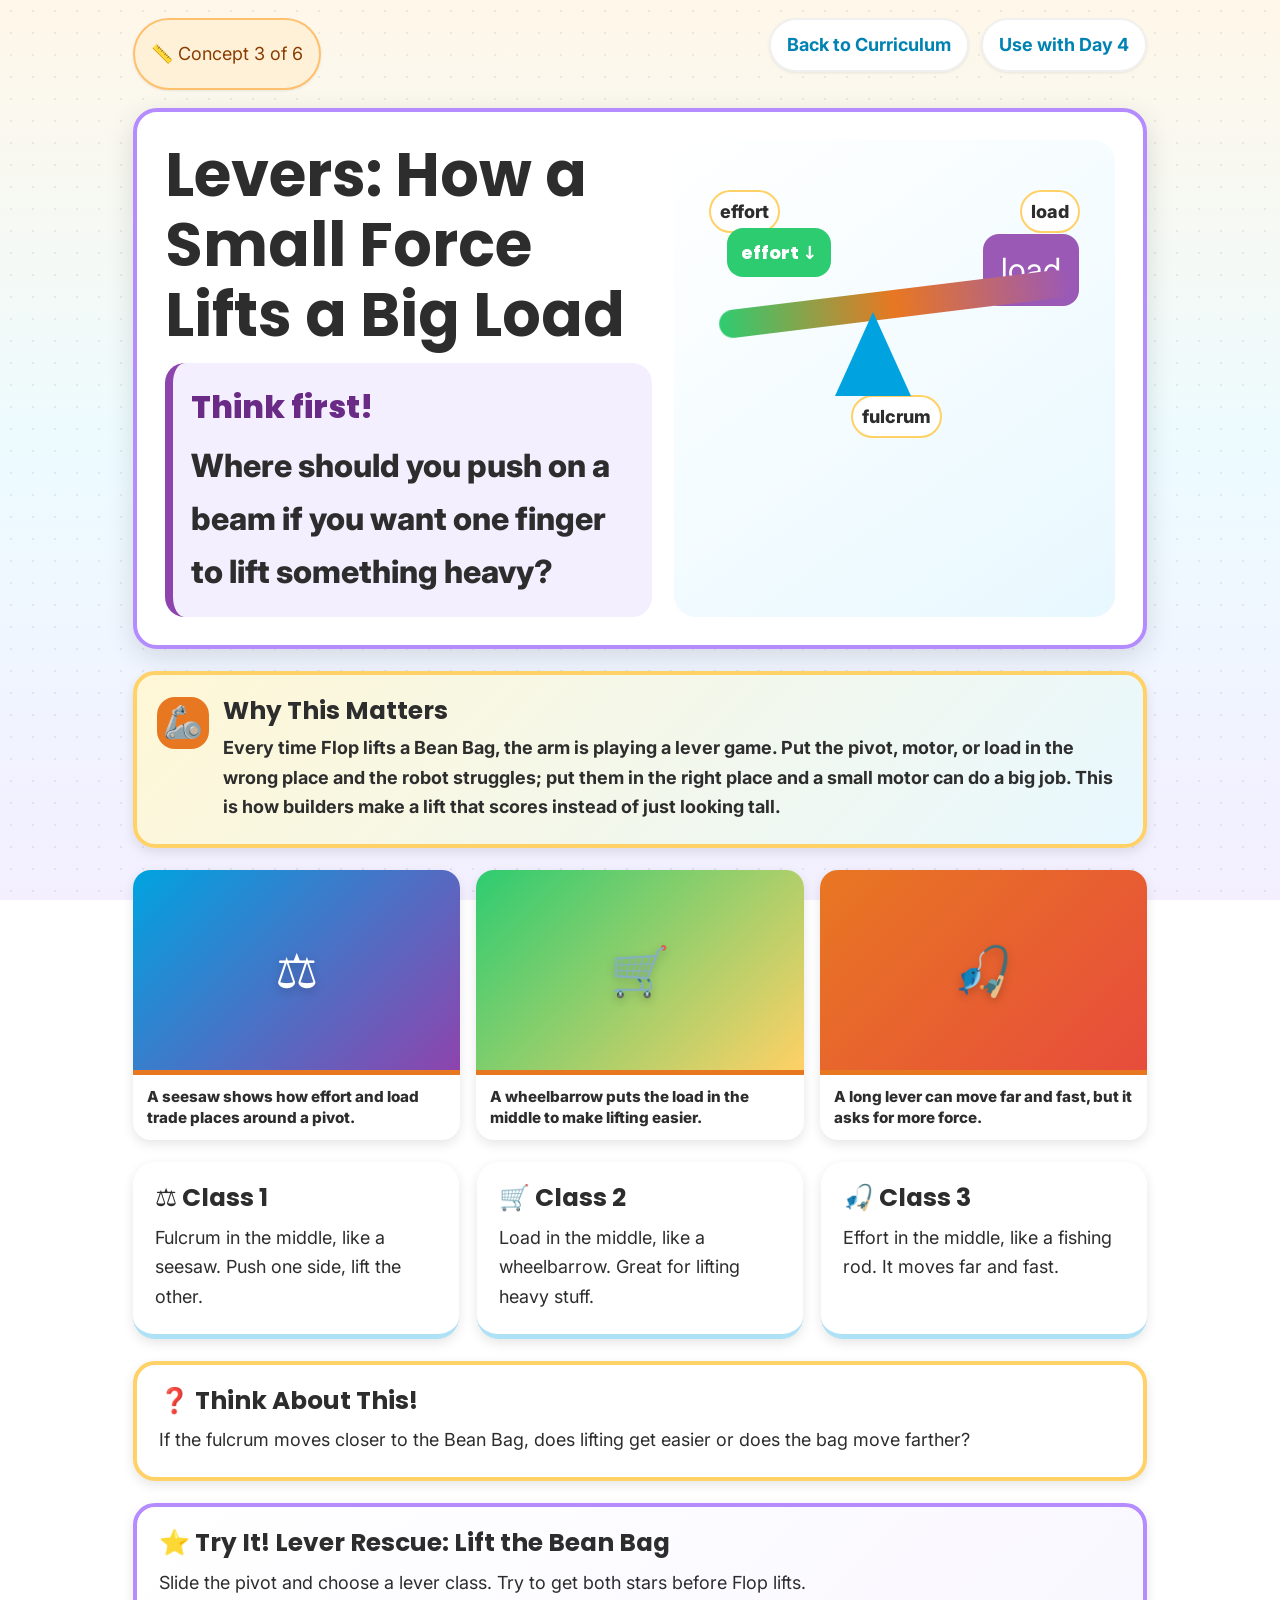
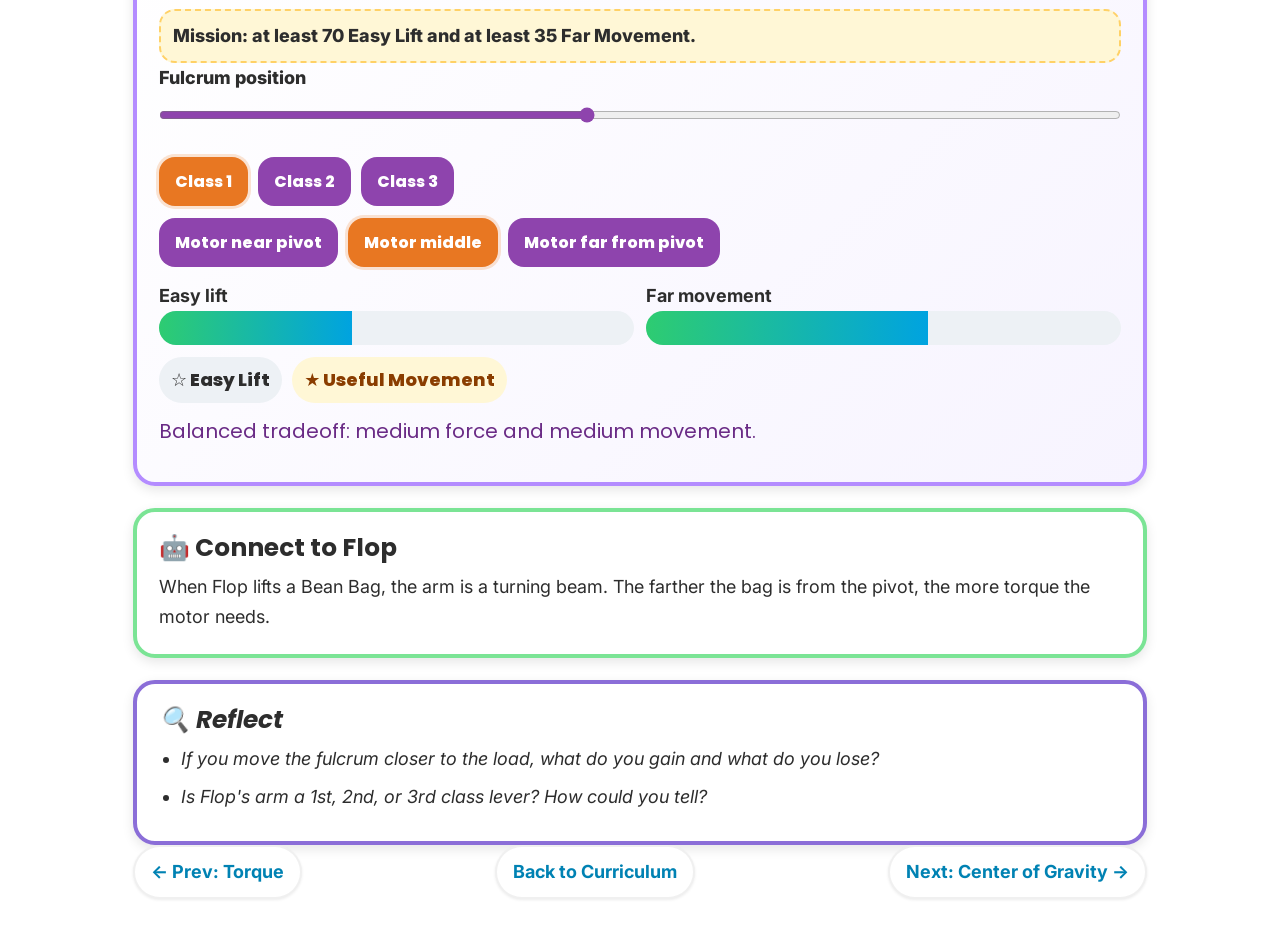
<file: concepts/levers.html>
<!DOCTYPE html>
<html lang="en">
<head>
  <meta charset="UTF-8">
  <meta name="viewport" content="width=device-width, initial-scale=1.0">
  <title>Levers: How a Small Force Lifts a Big Load</title>
  <link rel="preconnect" href="https://fonts.googleapis.com">
  <link rel="preconnect" href="https://fonts.gstatic.com" crossorigin>
  <link href="https://fonts.googleapis.com/css2?family=Inter:wght@400;500;600;700&amp;family=Poppins:wght@600;700;800&amp;display=swap" rel="stylesheet">
  <style>
    :root { --primary:#E87722; --primary-dark:#c95d12; --secondary:#2D2D2D; --accent:#00A3E0; --accent-dark:#0082b3; --success:#2ECC71; --warning:#F39C12; --danger:#E74C3C; --light:#F8F9FA; --light-gray:#E9ECEF; --medium-gray:#6C757D; --dark-gray:#343A40; --white:#FFFFFF; --shadow-sm:0 1px 3px rgba(0,0,0,0.08); --shadow-md:0 4px 12px rgba(0,0,0,0.10); --shadow-lg:0 8px 28px rgba(0,0,0,0.12); --radius-sm:6px; --radius-md:12px; --radius-lg:20px; --font-heading:'Poppins',system-ui,-apple-system,sans-serif; --font-body:'Inter',system-ui,-apple-system,sans-serif; }
    * { box-sizing:border-box; margin:0; padding:0; }
    body { background:linear-gradient(180deg,#fff7e9,#edfbff,#f3efff); color:var(--secondary); font-family:var(--font-body); font-size:18px; line-height:1.65; min-width:320px; }
    h1,h2,h3 { font-family:var(--font-heading); line-height:1.15; }
    a { color:var(--accent-dark); font-weight:700; }
    .wrap { margin:0 auto; max-width:1050px; padding:18px; }
    .top,.nav { display:flex; flex-wrap:wrap; gap:12px; justify-content:space-between; margin-bottom:18px; }
    .pill,.nav a { align-items:center; background:var(--white); border:2px solid rgba(0,0,0,.06); border-radius:999px; box-shadow:var(--shadow-sm); display:inline-flex; min-height:46px; padding:10px 16px; text-decoration:none; }
    .progress { background:#fff1d8; border-color:#ffc06e; color:#8a3d00; }
    .hero { background:var(--white); border:4px solid #b48cff; border-radius:24px; box-shadow:var(--shadow-lg); display:grid; gap:22px; grid-template-columns:1.05fr .95fr; padding:28px; }
    h1 { font-size:clamp(2rem,6vw,3.8rem); margin-bottom:14px; }
    .hook { background:#f3efff; border-left:8px solid #8e44ad; border-radius:var(--radius-lg); font-size:clamp(1.3rem,3vw,2rem); font-weight:800; padding:18px; }
    .big-question { color:#6a2b86; display:block; font-family:var(--font-heading); margin-bottom:6px; }
    .diagram { background:linear-gradient(145deg,#ffffff,#e8f8ff); border-radius:22px; min-height:310px; padding:22px; position:relative; }
    .beam { background:var(--primary); border-radius:999px; height:28px; left:10%; position:absolute; top:150px; transform:rotate(-7deg); transition:.2s; width:80%; }
    .fulcrum { border-left:38px solid transparent; border-right:38px solid transparent; border-bottom:84px solid var(--accent); left:45%; position:absolute; top:172px; transform:translateX(-50%); transition:.2s; }
    .load { background:#9b59b6; border-radius:16px; color:white; font-size:2rem; left:70%; padding:10px 18px; position:absolute; top:94px; }
    .push { background:#2ecc71; border-radius:16px; color:white; font-family:var(--font-heading); font-weight:800; left:12%; padding:10px 14px; position:absolute; top:88px; }
    .grid { display:grid; gap:18px; grid-template-columns:repeat(3,1fr); margin-top:22px; }
    .card,.try,.robot,.think { background:var(--white); border-radius:22px; box-shadow:var(--shadow-md); padding:22px; }
    .card h2,.try h2,.robot h2,.think h2 { font-size:1.55rem; margin-bottom:10px; }
    .think { border:4px solid #ffd166; margin-top:22px; }
    .try { border:4px solid #b48cff; margin-top:22px; }
    .robot { border:4px solid #7be495; margin-top:22px; }
    .reflect { background:var(--white); border:4px solid #8b6ed8; border-radius:22px; box-shadow:var(--shadow-md); font-style:italic; margin-top:22px; padding:22px; }
    .reflect h2 { font-size:1.55rem; margin-bottom:10px; }
    .reflect ul { padding-left:22px; }
    .reflect li { margin-bottom:8px; }
    label { font-weight:800; }
    input[type=range] { accent-color:#8e44ad; min-height:44px; width:100%; }
    .meters { display:grid; gap:12px; grid-template-columns:1fr 1fr; margin-top:14px; }
    .meter { background:#edf1f5; border-radius:999px; height:34px; overflow:hidden; }
    .fill { background:linear-gradient(90deg,var(--success),var(--accent)); height:100%; transition:.2s; }
    .result { color:#6a2b86; font-family:var(--font-heading); font-size:1.25rem; margin-top:12px; }
    body::before {
      background-image: radial-gradient(rgba(45,45,45,.08) 1px, transparent 1px);
      background-size: 22px 22px;
      content: "";
      inset: 0;
      pointer-events: none;
      position: fixed;
      z-index: -1;
    }
    .hero { position: relative; overflow: hidden; }
    .diagram { background-image:linear-gradient(145deg,#ffffff,#e8f8ff), repeating-linear-gradient(45deg,transparent 0 18px,rgba(0,163,224,.07) 18px 20px); overflow: hidden; }
    .hero-photo {
      border: 4px solid rgba(255,255,255,.9);
      border-radius: 18px;
      box-shadow: var(--shadow-md);
      display: block;
      height: 128px;
      margin-bottom: 12px;
      object-fit: cover;
      width: 100%;
    }
    .why-matters {
      background: linear-gradient(135deg, #fff7d6, #e8f8ff);
      border: 4px solid #ffd166;
      border-radius: 22px;
      box-shadow: var(--shadow-md);
      margin-top: 22px;
      padding: 22px 22px 22px 86px;
      position: relative;
    }
    .why-matters::before {
      align-items: center;
      background: var(--primary);
      border-radius: 18px;
      color: var(--white);
      content: attr(data-icon);
      display: flex;
      font-size: 2rem;
      height: 52px;
      justify-content: center;
      left: 20px;
      position: absolute;
      top: 22px;
      width: 52px;
    }
    .why-matters h2 { font-size: 1.55rem; margin-bottom: 8px; }
    .why-matters p { font-weight: 700; }
    .photo-strip {
      display: grid;
      gap: 16px;
      grid-template-columns: repeat(3, 1fr);
      margin-top: 22px;
    }
    .photo-card {
      background: var(--white);
      border-radius: 18px;
      box-shadow: var(--shadow-md);
      overflow: hidden;
      transition: transform .2s ease, box-shadow .2s ease;
    }
    .photo-card:hover,
    .photo-card:focus-within {
      box-shadow: var(--shadow-lg);
      transform: translateY(-3px) rotate(-.4deg);
    }
    .photo-card img {
      aspect-ratio: 4 / 3;
      display: block;
      height: auto;
      object-fit: cover;
      transition: transform .25s ease;
      width: 100%;
    }
    .photo-card:hover img { transform: scale(1.04); }
    .photo-card figcaption {
      border-top: 5px solid var(--primary);
      font-size: .95rem;
      font-weight: 800;
      line-height: 1.35;
      padding: 12px 14px;
    }
    .card { border-bottom: 5px solid rgba(0,163,224,.32); transition: transform .2s ease, box-shadow .2s ease; }
    .card:hover { box-shadow: var(--shadow-lg); transform: translateY(-4px); }
    .try { background: linear-gradient(135deg, #ffffff, #f7f4ff); position: relative; overflow: hidden; }
    .challenge-row, .reward-row { display: flex; flex-wrap: wrap; gap: 10px; margin-top: 12px; }
    .reward-badge {
      background: #e9fff0;
      border: 2px solid #7be495;
      border-radius: 999px;
      color: #126b35;
      display:none;
      font-family: var(--font-heading);
      font-size: .9rem;
      font-weight: 800;
      padding: 8px 12px;
    }
    .reward-badge.show { display:inline-flex; }
    .shake { animation: shake .25s ease; }
    @keyframes shake {
      25% { transform: translateX(-4px); }
      50% { transform: translateX(4px); }
      75% { transform: translateX(-2px); }
    }
    .photo-placeholder { color:#fff; text-shadow:0 3px 10px rgba(0,0,0,.22); }
    .beam { background:linear-gradient(90deg,#2ECC71,var(--primary),#9b59b6); }
    .load.easy { animation:bounceLoad .5s ease; }
    .load.hard { animation:shake .25s ease; }
    @keyframes bounceLoad { 50% { transform:translateY(-10px); } }
    button { background:#8e44ad; border:0; border-radius:16px; color:white; cursor:pointer; font:800 1rem var(--font-heading); min-height:48px; padding:12px 16px; transition:.2s; }
    button:hover,button:focus { background:#6a2b86; transform:translateY(-1px); }
    button.selected { background:var(--primary); box-shadow:0 0 0 3px rgba(232,119,34,.2); }
    .target { background:#fff7d6; border:2px dashed #ffd166; border-radius:16px; font-weight:800; margin-top:12px; padding:10px 12px; }
    .stars { display:flex; flex-wrap:wrap; gap:10px; margin-top:12px; }
    .star { background:#edf1f5; border-radius:999px; font-family:var(--font-heading); font-weight:800; padding:8px 12px; }
    .star.on { background:#fff7d6; color:#8a3d00; }
    .lever-label { background:white; border:2px solid #ffd166; border-radius:999px; font-weight:800; padding:5px 9px; position:absolute; }
    .lever-label.fulcrum-label { left:40%; top:255px; }
    .lever-label.effort-label { left:8%; top:50px; }
    .lever-label.load-label { right:8%; top:50px; }
    @media (min-width:761px) { body { background-attachment: fixed; } }
    @media (max-width:760px) { .hero,.grid,.meters { grid-template-columns:1fr; } .diagram { min-height:280px; } .photo-strip { grid-template-columns: 1fr; } .why-matters { padding: 18px; } .why-matters::before { position: static; margin-bottom: 10px; } }
    @media print { body { background:white; } .top,.nav,.hero,.card,.try,.robot,.think { box-shadow:none; } .try { break-inside:avoid; } }
  </style>
</head>
<body>
  <main class="wrap">
    <div class="top"><span class="pill progress">📏 Concept 3 of 6</span><nav class="nav" aria-label="Concept links"><a href="../index.html#curriculum">Back to Curriculum</a><a href="../index.html#day-4">Use with Day 4</a></nav></div>
    <section class="hero">
      <div><h1>Levers: How a Small Force Lifts a Big Load</h1><p class="hook"><span class="big-question">Think first!</span>Where should you push on a beam if you want one finger to lift something heavy?</p></div>
      <div class="diagram" role="img" aria-label="CSS diagram of a lever beam with effort, fulcrum, and load labels."><span class="lever-label effort-label">effort</span><span class="lever-label fulcrum-label">fulcrum</span><span class="lever-label load-label">load</span><div class="push">effort ↓</div><div class="load" id="load">load</div><div class="beam" id="beam"></div><div class="fulcrum" id="fulcrum"></div></div>
    </section>
    <section class="why-matters" data-icon="🦾">
      <h2>Why This Matters</h2>
      <p>Every time Flop lifts a Bean Bag, the arm is playing a lever game. Put the pivot, motor, or load in the wrong place and the robot struggles; put them in the right place and a small motor can do a big job. This is how builders make a lift that scores instead of just looking tall.</p>
    </section>
    <section class="photo-strip" aria-label="Real robot examples">
      <figure class="photo-card">
        <div class="photo-placeholder" role="img" aria-label="Seesaw showing how a lever balances effort and load." loading="lazy" style="background:linear-gradient(135deg,#00A3E0,#8e44ad);height:200px;display:flex;align-items:center;justify-content:center;font-size:3rem;">⚖️</div>
        <figcaption>A seesaw shows how effort and load trade places around a pivot.</figcaption>
      </figure>
      <figure class="photo-card">
        <div class="photo-placeholder" role="img" aria-label="Wheelbarrow showing a class 2 lever with the load in the middle." loading="lazy" style="background:linear-gradient(135deg,#2ECC71,#ffd166);height:200px;display:flex;align-items:center;justify-content:center;font-size:3rem;">🛒</div>
        <figcaption>A wheelbarrow puts the load in the middle to make lifting easier.</figcaption>
      </figure>
      <figure class="photo-card">
        <div class="photo-placeholder" role="img" aria-label="Fishing rod showing how a long lever can move the tip far and fast." loading="lazy" style="background:linear-gradient(135deg,#E87722,#E74C3C);height:200px;display:flex;align-items:center;justify-content:center;font-size:3rem;">🎣</div>
        <figcaption>A long lever can move far and fast, but it asks for more force.</figcaption>
      </figure>
    </section>
    <section class="grid">
      <article class="card"><h2>⚖️ Class 1</h2><p>Fulcrum in the middle, like a seesaw. Push one side, lift the other.</p></article>
      <article class="card"><h2>🛒 Class 2</h2><p>Load in the middle, like a wheelbarrow. Great for lifting heavy stuff.</p></article>
      <article class="card"><h2>🎣 Class 3</h2><p>Effort in the middle, like a fishing rod. It moves far and fast.</p></article>
    </section>
    <section class="think"><h2>❓ Think About This!</h2><p>If the fulcrum moves closer to the Bean Bag, does lifting get easier or does the bag move farther?</p></section>
    <section class="try">
      <h2>⭐ Try It! Lever Rescue: Lift the Bean Bag</h2>
      <p>Slide the pivot and choose a lever class. Try to get both stars before Flop lifts.</p>
      <p class="target">Mission: at least 70 Easy Lift and at least 35 Far Movement.</p>
      <label for="pivot">Fulcrum position</label><input id="pivot" type="range" min="25" max="70" value="45">
      <div class="challenge-row" aria-label="Lever class selector">
        <button type="button" data-class="1">Class 1</button>
        <button type="button" data-class="2">Class 2</button>
        <button type="button" data-class="3">Class 3</button>
      </div>
      <div class="challenge-row" aria-label="Motor mount selector">
        <button type="button" data-mount="near">Motor near pivot</button>
        <button type="button" data-mount="middle">Motor middle</button>
        <button type="button" data-mount="far">Motor far from pivot</button>
      </div>
      <div class="meters"><div><strong>Easy lift</strong><div class="meter"><div class="fill" id="easy" style="width:60%"></div></div></div><div><strong>Far movement</strong><div class="meter"><div class="fill" id="far" style="width:40%"></div></div></div></div>
      <div class="stars" id="leverStars"><span class="star" data-star="easy">☆ Easy Lift</span><span class="star" data-star="far">☆ Useful Movement</span></div>
      <p class="result" id="leverResult">Balanced tradeoff: medium force and medium movement.</p>
      <div class="reward-row"><span class="reward-badge" id="rewardBadge">🦾 Lever rescue complete!</span></div>
    </section>
    <section class="robot"><h2>🤖 Connect to Flop</h2><p>When Flop lifts a Bean Bag, the arm is a turning beam. The farther the bag is from the pivot, the more torque the motor needs.</p></section>
    <section class="reflect"><h2>🔍 Reflect</h2><ul><li>If you move the fulcrum closer to the load, what do you gain and what do you lose?</li><li>Is Flop's arm a 1st, 2nd, or 3rd class lever? How could you tell?</li></ul></section>
    <nav class="nav" aria-label="Bottom links"><a href="what-is-torque.html">← Prev: Torque</a><a href="../index.html#curriculum">Back to Curriculum</a><a href="center-of-gravity.html">Next: Center of Gravity →</a></nav>
  </main>
  <script>
    const pivot = document.querySelector('#pivot');
    const fulcrum = document.querySelector('#fulcrum');
    const easy = document.querySelector('#easy');
    const far = document.querySelector('#far');
    const result = document.querySelector('#leverResult');
    const load = document.querySelector('#load');
    const rewardBadge = document.querySelector('#rewardBadge');
    let leverClass = '1';
    let motorMount = 'middle';
    function updateLever() {
      const v = Number(pivot.value);
      fulcrum.style.left = v + '%';
      const mountBoost = motorMount === 'far' ? 10 : motorMount === 'near' ? -10 : 0;
      const classBoost = leverClass === '2' ? 8 : leverClass === '3' ? -8 : 0;
      const easyScore = Math.max(10, Math.min(100, 100 - Math.abs(72 - v) * 2.2 + classBoost + mountBoost));
      const farScore = Math.max(15, Math.min(100, Math.abs(72 - v) * 2.2 - classBoost));
      easy.style.width = easyScore + '%';
      far.style.width = farScore + '%';
      document.querySelector('[data-star="easy"]').classList.toggle('on', easyScore >= 70);
      document.querySelector('[data-star="easy"]').textContent = easyScore >= 70 ? '★ Easy Lift' : '☆ Easy Lift';
      document.querySelector('[data-star="far"]').classList.toggle('on', farScore >= 35);
      document.querySelector('[data-star="far"]').textContent = farScore >= 35 ? '★ Useful Movement' : '☆ Useful Movement';
      load.classList.toggle('easy', easyScore >= 70);
      load.classList.toggle('hard', easyScore < 45);
      result.textContent = v > 58 ? 'Great for a heavy bag, but the tray barely rises.' : v < 36 ? "Huge motion, but Flop's motor complains." : 'Balanced tradeoff: medium force and medium movement.';
      rewardBadge.classList.toggle('show', easyScore >= 70 && farScore >= 35);
    }
    pivot.addEventListener('input', updateLever);
    document.querySelectorAll('[data-class]').forEach(button => button.addEventListener('click', () => {
      document.querySelectorAll('[data-class]').forEach(b => b.classList.remove('selected'));
      button.classList.add('selected');
      leverClass = button.dataset.class;
      updateLever();
    }));
    document.querySelectorAll('[data-mount]').forEach(button => button.addEventListener('click', () => {
      document.querySelectorAll('[data-mount]').forEach(b => b.classList.remove('selected'));
      button.classList.add('selected');
      motorMount = button.dataset.mount;
      updateLever();
    }));
    document.querySelector('[data-class="1"]').click();
    document.querySelector('[data-mount="middle"]').click();
  </script>
</body>
</html>
</file>
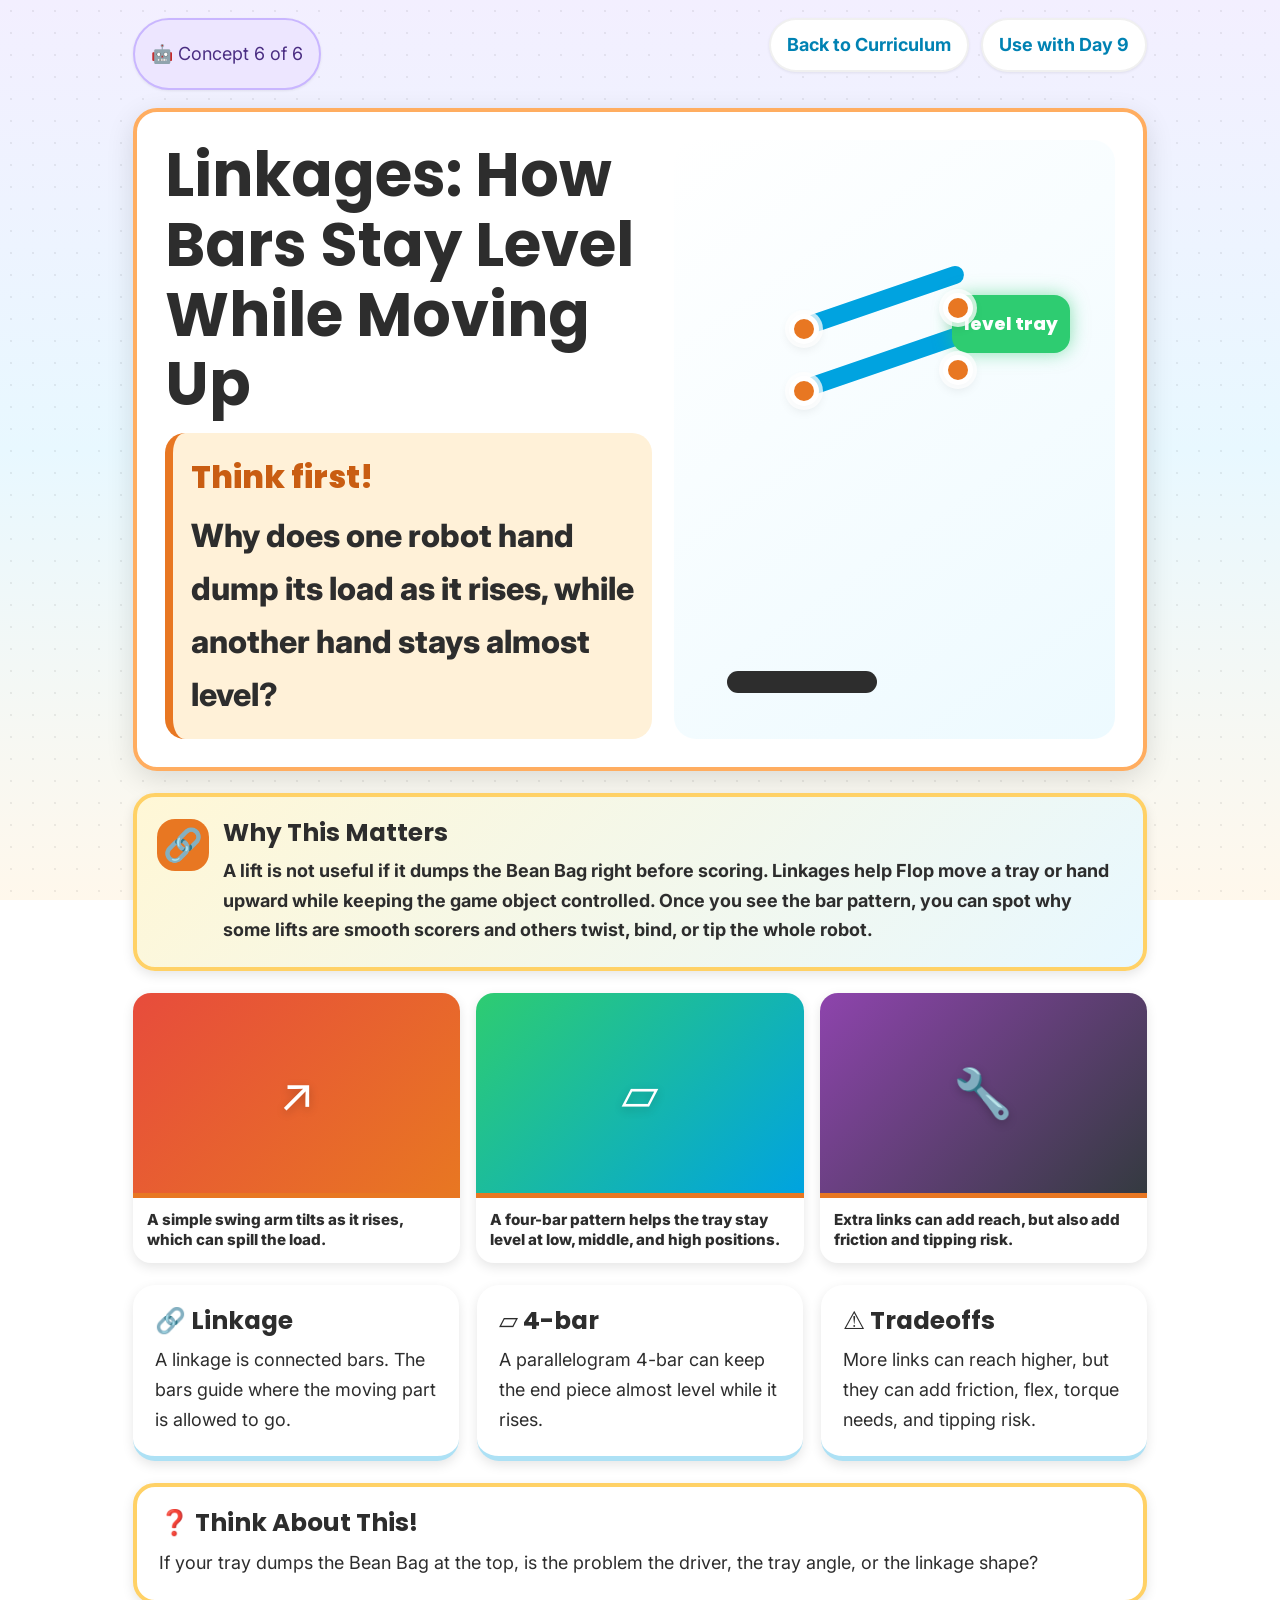
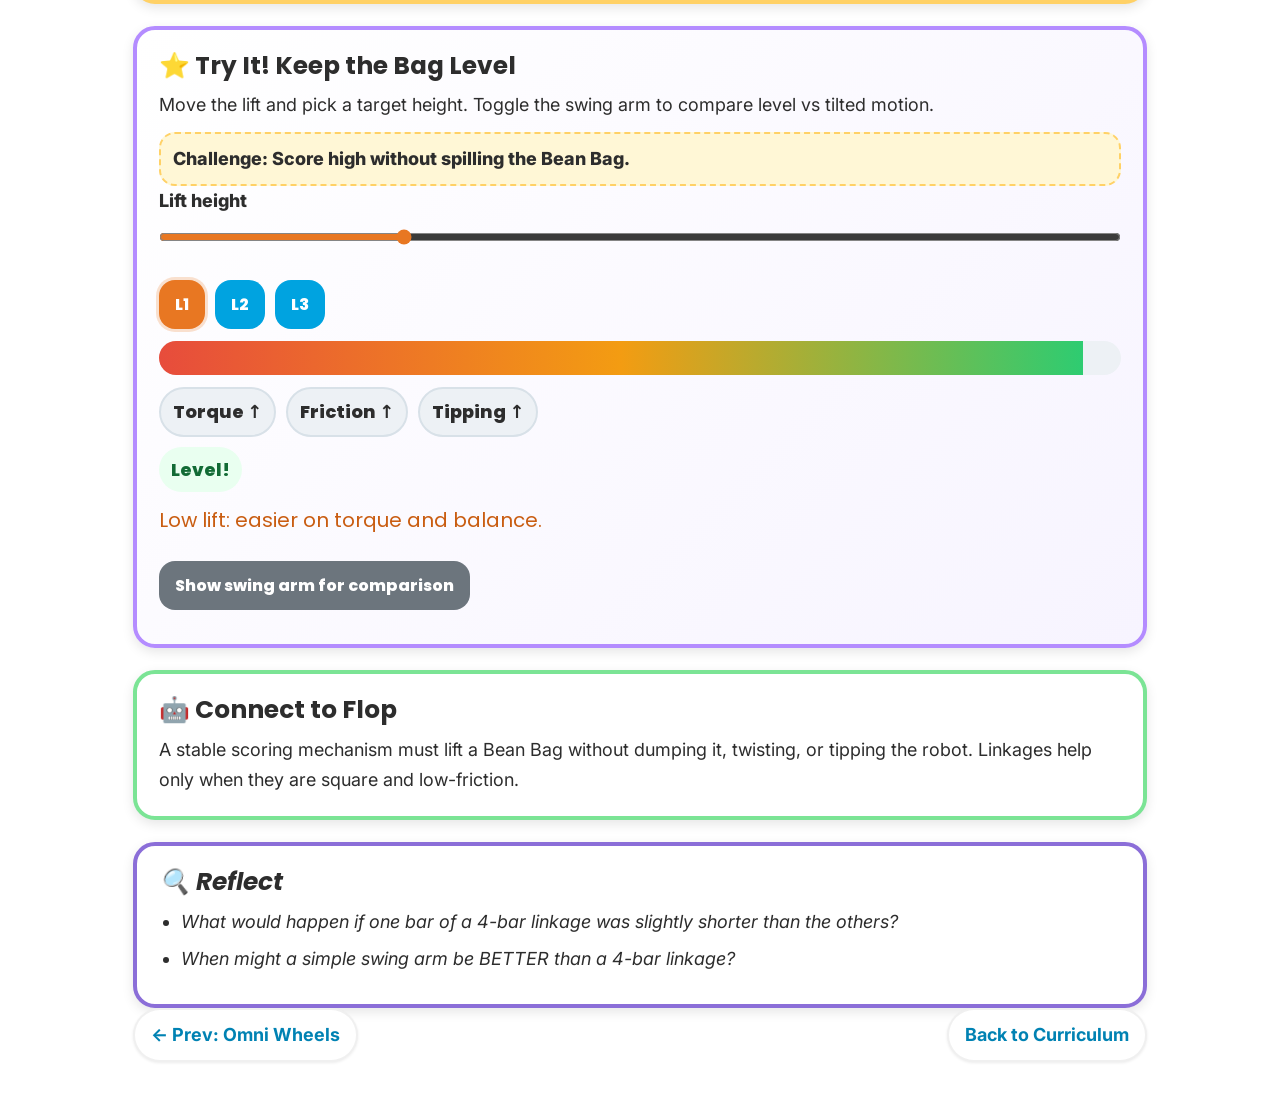
<file: concepts/linkages.html>
<!DOCTYPE html>
<html lang="en">
<head>
  <meta charset="UTF-8">
  <meta name="viewport" content="width=device-width, initial-scale=1.0">
  <title>Linkages: How Bars Stay Level While Moving Up</title>
  <link rel="preconnect" href="https://fonts.googleapis.com">
  <link rel="preconnect" href="https://fonts.gstatic.com" crossorigin>
  <link href="https://fonts.googleapis.com/css2?family=Inter:wght@400;500;600;700&amp;family=Poppins:wght@600;700;800&amp;display=swap" rel="stylesheet">
  <style>
    :root { --primary:#E87722; --primary-dark:#c95d12; --secondary:#2D2D2D; --accent:#00A3E0; --accent-dark:#0082b3; --success:#2ECC71; --warning:#F39C12; --danger:#E74C3C; --light:#F8F9FA; --light-gray:#E9ECEF; --medium-gray:#6C757D; --dark-gray:#343A40; --white:#FFFFFF; --shadow-sm:0 1px 3px rgba(0,0,0,0.08); --shadow-md:0 4px 12px rgba(0,0,0,0.10); --shadow-lg:0 8px 28px rgba(0,0,0,0.12); --radius-sm:6px; --radius-md:12px; --radius-lg:20px; --font-heading:'Poppins',system-ui,-apple-system,sans-serif; --font-body:'Inter',system-ui,-apple-system,sans-serif; }
    * { box-sizing:border-box; margin:0; padding:0; }
    body { background:linear-gradient(180deg,#f3efff,#e8f8ff,#fff8ec); color:var(--secondary); font-family:var(--font-body); font-size:18px; line-height:1.65; min-width:320px; }
    h1,h2,h3 { font-family:var(--font-heading); line-height:1.15; }
    a { color:var(--accent-dark); font-weight:700; }
    .wrap { margin:0 auto; max-width:1050px; padding:18px; }
    .top,.nav { display:flex; flex-wrap:wrap; gap:12px; justify-content:space-between; margin-bottom:18px; }
    .pill,.nav a { align-items:center; background:var(--white); border:2px solid rgba(0,0,0,.06); border-radius:999px; box-shadow:var(--shadow-sm); display:inline-flex; min-height:46px; padding:10px 16px; text-decoration:none; }
    .progress { background:#ede6ff; border-color:#c9b6ff; color:#4b2e83; }
    .hero { background:var(--white); border:4px solid #ffad60; border-radius:24px; box-shadow:var(--shadow-lg); display:grid; gap:22px; grid-template-columns:1.05fr .95fr; padding:28px; }
    h1 { font-size:clamp(2rem,6vw,3.8rem); margin-bottom:14px; }
    .hook { background:#fff1d8; border-left:8px solid var(--primary); border-radius:var(--radius-lg); font-size:clamp(1.3rem,3vw,2rem); font-weight:800; padding:18px; }
    .big-question { color:var(--primary-dark); display:block; font-family:var(--font-heading); margin-bottom:6px; }
    .diagram { background:linear-gradient(145deg,#ffffff,#edfaff); border-radius:22px; min-height:330px; padding:22px; position:relative; }
    .base { background:#2d2d2d; border-radius:12px; bottom:46px; height:22px; left:12%; position:absolute; width:34%; }
    .link { background:var(--accent); border-radius:999px; height:18px; left:28%; position:absolute; top:180px; transform-origin:left center; transition:.2s; width:175px; }
    .link.two { top:242px; }
    .tray { align-items:center; background:#2ecc71; border-radius:16px; color:white; display:flex; font-family:var(--font-heading); font-weight:800; height:58px; justify-content:center; left:63%; position:absolute; top:160px; transition:.2s; width:118px; }
    .joint { background:var(--primary); border:5px solid white; border-radius:50%; box-shadow:var(--shadow-sm); height:30px; position:absolute; width:30px; }
    .j1 { left:26%; top:174px; } .j2 { left:26%; top:236px; } .j3 { left:61%; top:158px; } .j4 { left:61%; top:220px; }
    .grid { display:grid; gap:18px; grid-template-columns:repeat(3,1fr); margin-top:22px; }
    .card,.try,.robot,.think { background:var(--white); border-radius:22px; box-shadow:var(--shadow-md); padding:22px; }
    .card h2,.try h2,.robot h2,.think h2 { font-size:1.55rem; margin-bottom:10px; }
    .think { border:4px solid #ffd166; margin-top:22px; }
    .try { border:4px solid #b48cff; margin-top:22px; }
    .robot { border:4px solid #7be495; margin-top:22px; }
    .reflect { background:var(--white); border:4px solid #8b6ed8; border-radius:22px; box-shadow:var(--shadow-md); font-style:italic; margin-top:22px; padding:22px; }
    .reflect h2 { font-size:1.55rem; margin-bottom:10px; }
    .reflect ul { padding-left:22px; }
    .reflect li { margin-bottom:8px; }
    label { font-weight:800; }
    input[type=range] { accent-color:var(--primary); min-height:44px; width:100%; }
    .result { color:var(--primary-dark); font-family:var(--font-heading); font-size:1.25rem; margin-top:12px; }
    .compare-toggle { background:var(--medium-gray); margin-top:12px; }
    .compare-toggle:hover,.compare-toggle:focus { background:var(--dark-gray); }
    .swing-tray { align-items:center; background:transparent; border:3px dashed var(--medium-gray); border-radius:16px; color:var(--medium-gray); display:none; font-family:var(--font-heading); font-weight:800; height:58px; justify-content:center; left:63%; position:absolute; top:160px; transform-origin:left center; transition:.2s; width:118px; }
    .swing-tray.show { display:flex; }
    .swing-label { color:var(--medium-gray); display:none; font-family:var(--font-heading); font-size:.9rem; font-weight:700; left:63%; position:absolute; top:225px; }
    .swing-label.show { display:block; }
    body::before {
      background-image: radial-gradient(rgba(45,45,45,.08) 1px, transparent 1px);
      background-size: 22px 22px;
      content: "";
      inset: 0;
      pointer-events: none;
      position: fixed;
      z-index: -1;
    }
    .hero { position: relative; overflow: hidden; }
    .diagram { overflow: hidden; }
    .hero-photo {
      border: 4px solid rgba(255,255,255,.9);
      border-radius: 18px;
      box-shadow: var(--shadow-md);
      display: block;
      height: 128px;
      margin-bottom: 12px;
      object-fit: cover;
      width: 100%;
    }
    .why-matters {
      background: linear-gradient(135deg, #fff7d6, #e8f8ff);
      border: 4px solid #ffd166;
      border-radius: 22px;
      box-shadow: var(--shadow-md);
      margin-top: 22px;
      padding: 22px 22px 22px 86px;
      position: relative;
    }
    .why-matters::before {
      align-items: center;
      background: var(--primary);
      border-radius: 18px;
      color: var(--white);
      content: attr(data-icon);
      display: flex;
      font-size: 2rem;
      height: 52px;
      justify-content: center;
      left: 20px;
      position: absolute;
      top: 22px;
      width: 52px;
    }
    .why-matters h2 { font-size: 1.55rem; margin-bottom: 8px; }
    .why-matters p { font-weight: 700; }
    .photo-strip {
      display: grid;
      gap: 16px;
      grid-template-columns: repeat(3, 1fr);
      margin-top: 22px;
    }
    .photo-card {
      background: var(--white);
      border-radius: 18px;
      box-shadow: var(--shadow-md);
      overflow: hidden;
      transition: transform .2s ease, box-shadow .2s ease;
    }
    .photo-card:hover,
    .photo-card:focus-within {
      box-shadow: var(--shadow-lg);
      transform: translateY(-3px) rotate(-.4deg);
    }
    .photo-card img {
      aspect-ratio: 4 / 3;
      display: block;
      height: auto;
      object-fit: cover;
      transition: transform .25s ease;
      width: 100%;
    }
    .photo-card:hover img { transform: scale(1.04); }
    .photo-card figcaption {
      border-top: 5px solid var(--primary);
      font-size: .95rem;
      font-weight: 800;
      line-height: 1.35;
      padding: 12px 14px;
    }
    .card { border-bottom: 5px solid rgba(0,163,224,.32); transition: transform .2s ease, box-shadow .2s ease; }
    .card:hover { box-shadow: var(--shadow-lg); transform: translateY(-4px); }
    .try { background: linear-gradient(135deg, #ffffff, #f7f4ff); position: relative; overflow: hidden; }
    .challenge-row, .reward-row { display: flex; flex-wrap: wrap; gap: 10px; margin-top: 12px; }
    .reward-badge {
      background: #e9fff0;
      border: 2px solid #7be495;
      border-radius: 999px;
      color: #126b35;
      display:none;
      font-family: var(--font-heading);
      font-size: .9rem;
      font-weight: 800;
      padding: 8px 12px;
    }
    .reward-badge.show { display:inline-flex; }
    .shake { animation: shake .25s ease; }
    @keyframes shake {
      25% { transform: translateX(-4px); }
      50% { transform: translateX(4px); }
      75% { transform: translateX(-2px); }
    }
    .photo-placeholder { color:#fff; text-shadow:0 3px 10px rgba(0,0,0,.22); }
    .joint { box-shadow:0 0 0 4px rgba(255,255,255,.75), var(--shadow-md); }
    .tray.level-good { box-shadow:0 0 18px rgba(46,204,113,.55); }
    .swing-tray.show { border-color:var(--danger); color:var(--danger); box-shadow:0 0 18px rgba(231,76,60,.25); }
    .diagram:hover,.diagram:focus-within { background-image:linear-gradient(145deg,#ffffff,#edfaff), radial-gradient(rgba(0,163,224,.16) 1px,transparent 1px); background-size:auto, 24px 24px; }
    button { background:var(--accent); border:0; border-radius:16px; color:white; cursor:pointer; font:800 1rem var(--font-heading); min-height:48px; padding:12px 16px; transition:.2s; }
    button:hover,button:focus { background:var(--accent-dark); transform:translateY(-1px); }
    button.selected,.compare-toggle.selected { background:var(--primary); box-shadow:0 0 0 3px rgba(232,119,34,.22); }
    .target { background:#fff7d6; border:2px dashed #ffd166; border-radius:16px; font-weight:800; margin-top:12px; padding:10px 12px; }
    .level-meter { background:#edf1f5; border-radius:999px; height:34px; overflow:hidden; margin-top:12px; }
    .level-fill { background:linear-gradient(90deg,var(--danger),var(--warning),var(--success)); height:100%; transition:width .2s ease; }
    .risk-chips { display:flex; flex-wrap:wrap; gap:10px; margin-top:12px; }
    .risk-chip { background:#edf1f5; border:2px solid #d8e1e8; border-radius:999px; font-family:var(--font-heading); font-weight:800; padding:8px 12px; }
    .risk-chip.on { background:#fff1d8; border-color:#ffd166; color:#8a3d00; }
    .label-row { display:flex; flex-wrap:wrap; gap:10px; margin-top:10px; }
    .state-label { border-radius:999px; font-family:var(--font-heading); font-weight:800; padding:8px 12px; }
    .state-label.level { background:#e9fff0; color:#126b35; }
    .state-label.tilted { background:#ffe0db; color:#9d2b22; }
    @media (min-width:761px) { body { background-attachment: fixed; } }
    @media (max-width:760px) { .hero,.grid { grid-template-columns:1fr; } .diagram { min-height:300px; } .link { width:145px; } .photo-strip { grid-template-columns: 1fr; } .why-matters { padding: 18px; } .why-matters::before { position: static; margin-bottom: 10px; } }
    @media print { body { background:white; } .top,.nav,.hero,.card,.try,.robot,.think { box-shadow:none; } .try { break-inside:avoid; } }
  </style>
</head>
<body>
  <main class="wrap">
    <div class="top"><span class="pill progress">🤖 Concept 6 of 6</span><nav class="nav" aria-label="Concept links"><a href="../index.html#curriculum">Back to Curriculum</a><a href="../index.html#day-9">Use with Day 9</a></nav></div>
    <section class="hero">
      <div><h1>Linkages: How Bars Stay Level While Moving Up</h1><p class="hook"><span class="big-question">Think first!</span>Why does one robot hand dump its load as it rises, while another hand stays almost level?</p></div>
      <div class="diagram" role="img" aria-label="CSS diagram of a four bar linkage lifting a level tray, with an optional dashed swing arm comparison."><div class="base"></div><div class="link" id="linkTop"></div><div class="link two" id="linkBottom"></div><div class="tray" id="tray">level tray</div><div class="swing-tray" id="swingTray">tilted tray</div><div class="swing-label" id="swingLabel">swing arm tilts!</div><div class="joint j1" id="j1"></div><div class="joint j2" id="j2"></div><div class="joint j3" id="j3"></div><div class="joint j4" id="j4"></div></div>
    </section>
    <section class="why-matters" data-icon="🔗">
      <h2>Why This Matters</h2>
      <p>A lift is not useful if it dumps the Bean Bag right before scoring. Linkages help Flop move a tray or hand upward while keeping the game object controlled. Once you see the bar pattern, you can spot why some lifts are smooth scorers and others twist, bind, or tip the whole robot.</p>
    </section>
    <section class="photo-strip" aria-label="Real robot examples">
      <figure class="photo-card">
        <div class="photo-placeholder" role="img" aria-label="Simple robot swing arm tilting its tray as it rises." loading="lazy" style="background:linear-gradient(135deg,#E74C3C,#E87722);height:200px;display:flex;align-items:center;justify-content:center;font-size:3rem;">↗️</div>
        <figcaption>A simple swing arm tilts as it rises, which can spill the load.</figcaption>
      </figure>
      <figure class="photo-card">
        <div class="photo-placeholder" role="img" aria-label="Four-bar linkage shown at low, middle, and high lift positions." loading="lazy" style="background:linear-gradient(135deg,#2ECC71,#00A3E0);height:200px;display:flex;align-items:center;justify-content:center;font-size:3rem;">▱</div>
        <figcaption>A four-bar pattern helps the tray stay level at low, middle, and high positions.</figcaption>
      </figure>
      <figure class="photo-card">
        <div class="photo-placeholder" role="img" aria-label="More complex robot lift mechanism showing extra reach and extra complexity." loading="lazy" style="background:linear-gradient(135deg,#8e44ad,#343A40);height:200px;display:flex;align-items:center;justify-content:center;font-size:3rem;">🔧</div>
        <figcaption>Extra links can add reach, but also add friction and tipping risk.</figcaption>
      </figure>
    </section>
    <section class="grid">
      <article class="card"><h2>🔗 Linkage</h2><p>A linkage is connected bars. The bars guide where the moving part is allowed to go.</p></article>
      <article class="card"><h2>▱ 4-bar</h2><p>A parallelogram 4-bar can keep the end piece almost level while it rises.</p></article>
      <article class="card"><h2>⚠️ Tradeoffs</h2><p>More links can reach higher, but they can add friction, flex, torque needs, and tipping risk.</p></article>
    </section>
    <section class="think"><h2>❓ Think About This!</h2><p>If your tray dumps the Bean Bag at the top, is the problem the driver, the tray angle, or the linkage shape?</p></section>
    <section class="try">
      <h2>⭐ Try It! Keep the Bag Level</h2>
      <p>Move the lift and pick a target height. Toggle the swing arm to compare level vs tilted motion.</p>
      <p class="target">Challenge: Score high without spilling the Bean Bag.</p>
      <label for="lift">Lift height</label><input id="lift" type="range" min="0" max="80" value="20">
      <div class="challenge-row" id="targetHeight" aria-label="Target height selector"><button type="button" data-target="20">L1</button><button type="button" data-target="50">L2</button><button type="button" data-target="80">L3</button></div>
      <div class="level-meter" aria-label="Level score meter"><div class="level-fill" id="levelScore" style="width:96%"></div></div>
      <div class="risk-chips" id="riskChips"><span class="risk-chip" data-risk="torque">Torque ↑</span><span class="risk-chip" data-risk="friction">Friction ↑</span><span class="risk-chip" data-risk="tipping">Tipping ↑</span></div>
      <div class="label-row"><span class="state-label level" id="levelLabel">Level!</span><span class="state-label tilted" id="tiltLabel" hidden>Tilted!</span></div>
      <p class="result" id="result">Low lift: easier on torque and balance.</p>
      <div style="margin-top:12px;"><button type="button" class="compare-toggle" id="compareBtn">Show swing arm for comparison</button></div>
      <div class="reward-row"><span class="reward-badge" id="rewardBadge">🔗 High score stays level!</span></div>
    </section>
    <section class="robot"><h2>🤖 Connect to Flop</h2><p>A stable scoring mechanism must lift a Bean Bag without dumping it, twisting, or tipping the robot. Linkages help only when they are square and low-friction.</p></section>
    <section class="reflect"><h2>🔍 Reflect</h2><ul><li>What would happen if one bar of a 4-bar linkage was slightly shorter than the others?</li><li>When might a simple swing arm be BETTER than a 4-bar linkage?</li></ul></section>
    <nav class="nav" aria-label="Bottom links"><a href="omni-wheels.html">← Prev: Omni Wheels</a><a href="../index.html#curriculum">Back to Curriculum</a></nav>
  </main>
  <script>
    const lift = document.querySelector('#lift');
    let target = 20;
    function updateLift() {
      const v = Number(lift.value);
      const angle = -8 - v * .55;
      const trayTop = 180 - v * 1.25;
      const jointTop = trayTop - 2;
      document.querySelector('#linkTop').style.transform = 'rotate(' + angle + 'deg)';
      document.querySelector('#linkBottom').style.transform = 'rotate(' + angle + 'deg)';
      document.querySelector('#tray').style.top = trayTop + 'px';
      document.querySelector('#j3').style.top = jointTop + 'px';
      document.querySelector('#j4').style.top = (jointTop + 62) + 'px';
      const levelScore = swingVisible ? Math.max(20, 96 - v) : 96;
      document.querySelector('#levelScore').style.width = levelScore + '%';
      document.querySelector('#tray').classList.toggle('level-good', !swingVisible);
      document.querySelector('[data-risk="torque"]').classList.toggle('on', v > 35);
      document.querySelector('[data-risk="friction"]').classList.toggle('on', v > 52);
      document.querySelector('[data-risk="tipping"]').classList.toggle('on', v > 65);
      document.querySelector('#tiltLabel').hidden = !swingVisible;
      document.querySelector('#result').textContent = swingVisible ? 'Spill risk: the dashed tray tilts as height increases.' : v > 58 ? 'High lift: more reach, but more torque and tipping risk.' : v > 28 ? 'Middle lift: useful scoring height with careful driving.' : 'Low lift: easier on torque and balance.';
      document.querySelector('#rewardBadge').classList.toggle('show', !swingVisible && v >= target && target >= 80);
      updateSwing();
    }
    lift.addEventListener('input', updateLift);
    const compareBtn = document.querySelector('#compareBtn');
    const swingTray = document.querySelector('#swingTray');
    const swingLabel = document.querySelector('#swingLabel');
    let swingVisible = false;
    compareBtn.addEventListener('click', () => {
      swingVisible = !swingVisible;
      swingTray.classList.toggle('show', swingVisible);
      swingLabel.classList.toggle('show', swingVisible);
      compareBtn.classList.toggle('selected', swingVisible);
      compareBtn.textContent = swingVisible ? 'Hide swing arm comparison' : 'Show swing arm for comparison';
      updateLift();
    });
    function updateSwing() {
      if (!swingVisible) return;
      const v = Number(lift.value);
      const tilt = v * 0.45;
      const swingTop = 180 - v * 1.25;
      swingTray.style.top = swingTop + 'px';
      swingTray.style.transform = 'rotate(' + tilt + 'deg)';
    }
    lift.addEventListener('input', updateSwing);
    document.querySelectorAll('[data-target]').forEach(button => button.addEventListener('click', () => {
      document.querySelectorAll('[data-target]').forEach(b => b.classList.remove('selected'));
      button.classList.add('selected');
      target = Number(button.dataset.target);
      lift.value = target;
      updateLift();
    }));
    document.querySelector('[data-target="20"]').click();
    updateLift();
  </script>
</body>
</html>
</file>
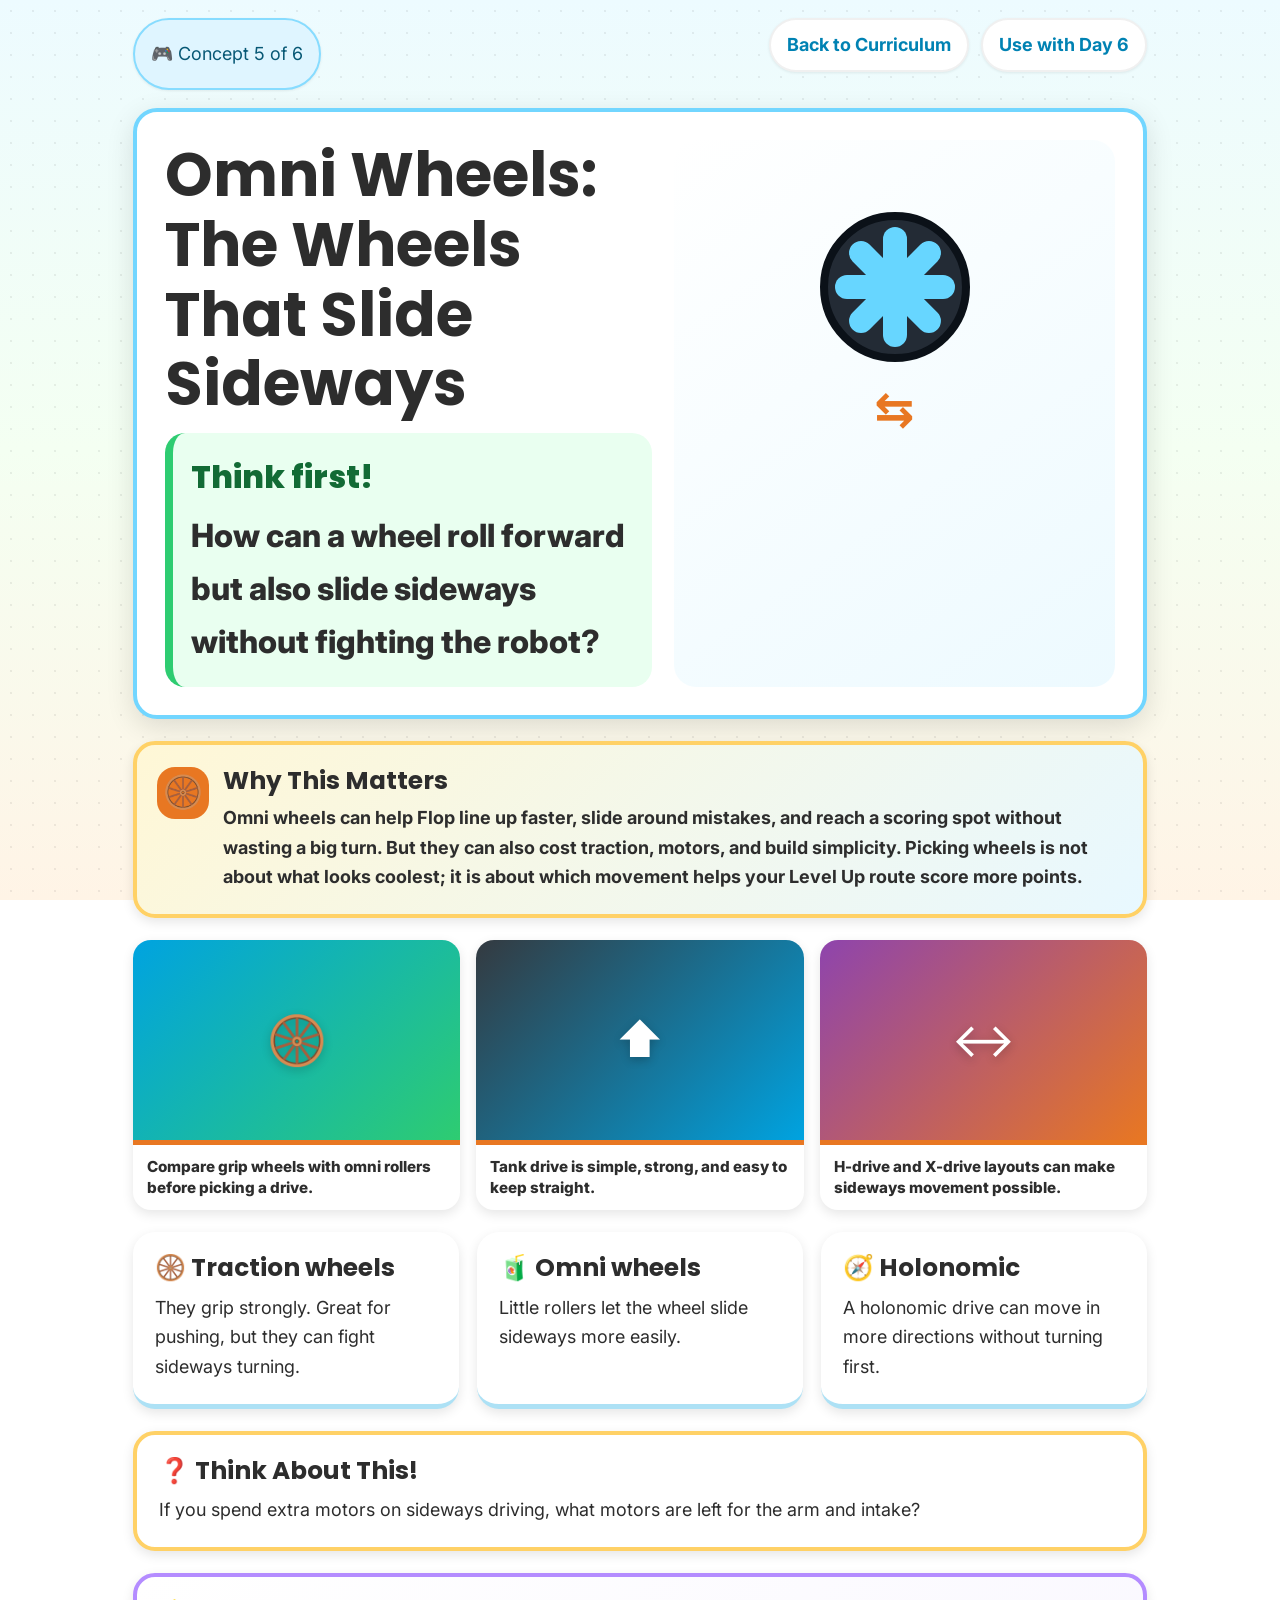
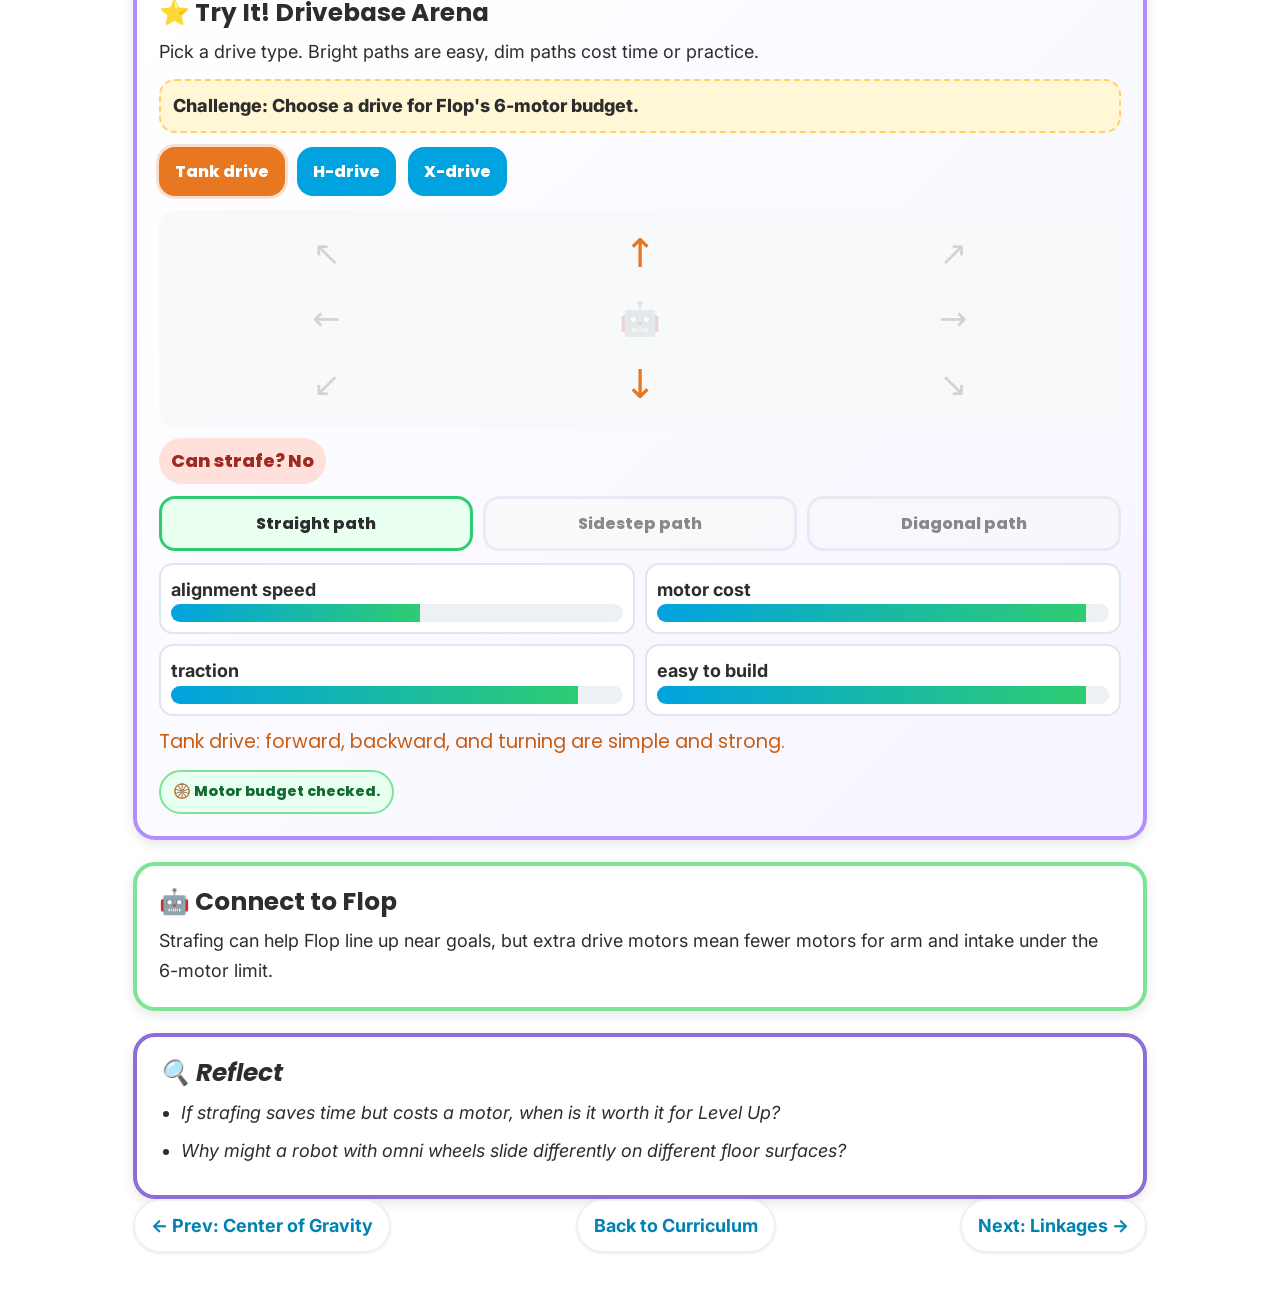
<file: concepts/omni-wheels.html>
<!DOCTYPE html>
<html lang="en">
<head>
  <meta charset="UTF-8">
  <meta name="viewport" content="width=device-width, initial-scale=1.0">
  <title>Omni Wheels: The Wheels That Slide Sideways</title>
  <link rel="preconnect" href="https://fonts.googleapis.com">
  <link rel="preconnect" href="https://fonts.gstatic.com" crossorigin>
  <link href="https://fonts.googleapis.com/css2?family=Inter:wght@400;500;600;700&amp;family=Poppins:wght@600;700;800&amp;display=swap" rel="stylesheet">
  <style>
    :root { --primary:#E87722; --primary-dark:#c95d12; --secondary:#2D2D2D; --accent:#00A3E0; --accent-dark:#0082b3; --success:#2ECC71; --warning:#F39C12; --danger:#E74C3C; --light:#F8F9FA; --light-gray:#E9ECEF; --medium-gray:#6C757D; --dark-gray:#343A40; --white:#FFFFFF; --shadow-sm:0 1px 3px rgba(0,0,0,0.08); --shadow-md:0 4px 12px rgba(0,0,0,0.10); --shadow-lg:0 8px 28px rgba(0,0,0,0.12); --radius-sm:6px; --radius-md:12px; --radius-lg:20px; --font-heading:'Poppins',system-ui,-apple-system,sans-serif; --font-body:'Inter',system-ui,-apple-system,sans-serif; }
    * { box-sizing:border-box; margin:0; padding:0; }
    body { background:linear-gradient(180deg,#edfbff,#f4fff2,#fff4e6); color:var(--secondary); font-family:var(--font-body); font-size:18px; line-height:1.65; min-width:320px; }
    h1,h2,h3 { font-family:var(--font-heading); line-height:1.15; }
    a { color:var(--accent-dark); font-weight:700; }
    .wrap { margin:0 auto; max-width:1050px; padding:18px; }
    .top,.nav { display:flex; flex-wrap:wrap; gap:12px; justify-content:space-between; margin-bottom:18px; }
    .pill,.nav a { align-items:center; background:var(--white); border:2px solid rgba(0,0,0,.06); border-radius:999px; box-shadow:var(--shadow-sm); display:inline-flex; min-height:46px; padding:10px 16px; text-decoration:none; }
    .progress { background:#dff5ff; border-color:#87dcff; color:#075875; }
    .hero { background:var(--white); border:4px solid #72d6ff; border-radius:24px; box-shadow:var(--shadow-lg); display:grid; gap:22px; grid-template-columns:1.05fr .95fr; padding:28px; }
    h1 { font-size:clamp(2rem,6vw,3.8rem); margin-bottom:14px; }
    .hook { background:#e9fff0; border-left:8px solid var(--success); border-radius:var(--radius-lg); font-size:clamp(1.3rem,3vw,2rem); font-weight:800; padding:18px; }
    .big-question { color:#126b35; display:block; font-family:var(--font-heading); margin-bottom:6px; }
    .diagram { background:linear-gradient(145deg,#ffffff,#edfaff); border-radius:22px; min-height:310px; padding:22px; position:relative; }
    .wheel { background:#232b35; border:8px solid #0b1118; border-radius:50%; height:150px; left:50%; position:absolute; top:72px; transform:translateX(-50%); width:150px; }
    .roller { background:#67d6ff; border-radius:999px; height:24px; left:50%; position:absolute; top:50%; transform-origin:center; width:120px; }
    .r1 { transform:translate(-50%,-50%) rotate(0deg); } .r2 { transform:translate(-50%,-50%) rotate(45deg); } .r3 { transform:translate(-50%,-50%) rotate(90deg); } .r4 { transform:translate(-50%,-50%) rotate(135deg); }
    .side-arrow { color:var(--primary); font-family:var(--font-heading); font-size:3rem; font-weight:800; left:50%; position:absolute; top:230px; transform:translateX(-50%); }
    .grid { display:grid; gap:18px; grid-template-columns:repeat(3,1fr); margin-top:22px; }
    .card,.try,.robot,.think { background:var(--white); border-radius:22px; box-shadow:var(--shadow-md); padding:22px; }
    .card h2,.try h2,.robot h2,.think h2 { font-size:1.55rem; margin-bottom:10px; }
    .think { border:4px solid #ffd166; margin-top:22px; }
    .try { border:4px solid #b48cff; margin-top:22px; }
    .robot { border:4px solid #7be495; margin-top:22px; }
    .reflect { background:var(--white); border:4px solid #8b6ed8; border-radius:22px; box-shadow:var(--shadow-md); font-style:italic; margin-top:22px; padding:22px; }
    .reflect h2 { font-size:1.55rem; margin-bottom:10px; }
    .reflect ul { padding-left:22px; }
    .reflect li { margin-bottom:8px; }
    .buttons { display:flex; flex-wrap:wrap; gap:12px; margin:14px 0; }
    button { background:var(--accent); border:0; border-radius:16px; color:white; cursor:pointer; font:800 1rem var(--font-heading); min-height:48px; padding:12px 16px; transition:.2s; }
    button:hover,button:focus { background:var(--accent-dark); transform:translateY(-1px); }
    .movement { background:#f8f9fa; border-radius:18px; display:grid; font-family:var(--font-heading); font-size:2.1rem; gap:10px; grid-template-columns:repeat(3,1fr); margin-top:12px; min-height:150px; padding:16px; place-items:center; text-align:center; }
    .movement span { opacity:.18; transition:.2s; }
    .movement span.on { color:var(--primary); opacity:1; transform:scale(1.18); }
    .status { color:var(--primary-dark); font-family:var(--font-heading); font-size:1.2rem; margin-top:10px; }
    body::before {
      background-image: radial-gradient(rgba(45,45,45,.08) 1px, transparent 1px);
      background-size: 22px 22px;
      content: "";
      inset: 0;
      pointer-events: none;
      position: fixed;
      z-index: -1;
    }
    .hero { position: relative; overflow: hidden; }
    .diagram { overflow: hidden; }
    .hero-photo {
      border: 4px solid rgba(255,255,255,.9);
      border-radius: 18px;
      box-shadow: var(--shadow-md);
      display: block;
      height: 128px;
      margin-bottom: 12px;
      object-fit: cover;
      width: 100%;
    }
    .why-matters {
      background: linear-gradient(135deg, #fff7d6, #e8f8ff);
      border: 4px solid #ffd166;
      border-radius: 22px;
      box-shadow: var(--shadow-md);
      margin-top: 22px;
      padding: 22px 22px 22px 86px;
      position: relative;
    }
    .why-matters::before {
      align-items: center;
      background: var(--primary);
      border-radius: 18px;
      color: var(--white);
      content: attr(data-icon);
      display: flex;
      font-size: 2rem;
      height: 52px;
      justify-content: center;
      left: 20px;
      position: absolute;
      top: 22px;
      width: 52px;
    }
    .why-matters h2 { font-size: 1.55rem; margin-bottom: 8px; }
    .why-matters p { font-weight: 700; }
    .photo-strip {
      display: grid;
      gap: 16px;
      grid-template-columns: repeat(3, 1fr);
      margin-top: 22px;
    }
    .photo-card {
      background: var(--white);
      border-radius: 18px;
      box-shadow: var(--shadow-md);
      overflow: hidden;
      transition: transform .2s ease, box-shadow .2s ease;
    }
    .photo-card:hover,
    .photo-card:focus-within {
      box-shadow: var(--shadow-lg);
      transform: translateY(-3px) rotate(-.4deg);
    }
    .photo-card img {
      aspect-ratio: 4 / 3;
      display: block;
      height: auto;
      object-fit: cover;
      transition: transform .25s ease;
      width: 100%;
    }
    .photo-card:hover img { transform: scale(1.04); }
    .photo-card figcaption {
      border-top: 5px solid var(--primary);
      font-size: .95rem;
      font-weight: 800;
      line-height: 1.35;
      padding: 12px 14px;
    }
    .card { border-bottom: 5px solid rgba(0,163,224,.32); transition: transform .2s ease, box-shadow .2s ease; }
    .card:hover { box-shadow: var(--shadow-lg); transform: translateY(-4px); }
    .try { background: linear-gradient(135deg, #ffffff, #f7f4ff); position: relative; overflow: hidden; }
    .challenge-row, .reward-row { display: flex; flex-wrap: wrap; gap: 10px; margin-top: 12px; }
    .reward-badge {
      background: #e9fff0;
      border: 2px solid #7be495;
      border-radius: 999px;
      color: #126b35;
      display:none;
      font-family: var(--font-heading);
      font-size: .9rem;
      font-weight: 800;
      padding: 8px 12px;
    }
    .reward-badge.show { display:inline-flex; }
    .shake { animation: shake .25s ease; }
    @keyframes shake {
      25% { transform: translateX(-4px); }
      50% { transform: translateX(4px); }
      75% { transform: translateX(-2px); }
    }
    .photo-placeholder { color:#fff; text-shadow:0 3px 10px rgba(0,0,0,.22); }
    .diagram:hover .wheel,.diagram:focus-within .wheel { animation:omniSpin 2s linear infinite; }
    .diagram:hover .roller,.diagram:focus-within .roller { background:#a8eeff; box-shadow:0 0 12px rgba(103,214,255,.8); }
    @keyframes omniSpin { to { transform:translateX(-50%) rotate(360deg); } }
    .movement { background-image:linear-gradient(#f8f9fa,#f8f9fa), linear-gradient(90deg,rgba(0,163,224,.12) 1px,transparent 1px), linear-gradient(rgba(0,163,224,.12) 1px,transparent 1px); background-size:auto, 32px 32px, 32px 32px; }
    .selected-drive { background:var(--primary); box-shadow:0 0 0 3px rgba(232,119,34,.22); }
    .target { background:#fff7d6; border:2px dashed #ffd166; border-radius:16px; font-weight:800; margin-top:12px; padding:10px 12px; }
    .route-choice { display:grid; gap:10px; grid-template-columns:repeat(3,1fr); margin-top:12px; }
    .route-choice button { background:#f8f9fa; border:3px solid #d7e2eb; color:var(--secondary); }
    .route-choice button.bright { border-color:var(--success); background:#e9fff0; }
    .route-choice button.dim { opacity:.55; }
    .score-grid { display:grid; gap:10px; grid-template-columns:repeat(2,1fr); margin-top:12px; }
    .score-item { background:#fff; border:2px solid #dce7ef; border-radius:14px; padding:10px; }
    .score-bar { background:#edf1f5; border-radius:999px; height:18px; overflow:hidden; }
    .score-fill { background:linear-gradient(90deg,var(--accent),var(--success)); height:100%; transition:width .2s ease; }
    .indicator { border-radius:999px; display:inline-flex; font-family:var(--font-heading); font-weight:800; margin-top:10px; padding:8px 12px; }
    .indicator.yes { background:#e9fff0; color:#126b35; }
    .indicator.no { background:#ffe0db; color:#9d2b22; }
    @media (min-width:761px) { body { background-attachment: fixed; } }
    @media (max-width:760px) { .hero,.grid,.route-choice,.score-grid { grid-template-columns:1fr; } .diagram { min-height:285px; } .photo-strip { grid-template-columns: 1fr; } .why-matters { padding: 18px; } .why-matters::before { position: static; margin-bottom: 10px; } }
    @media print { body { background:white; } .top,.nav,.hero,.card,.try,.robot,.think { box-shadow:none; } .try { break-inside:avoid; } button { display:none; } }
  </style>
</head>
<body>
  <main class="wrap">
    <div class="top"><span class="pill progress">🎮 Concept 5 of 6</span><nav class="nav" aria-label="Concept links"><a href="../index.html#curriculum">Back to Curriculum</a><a href="../index.html#day-6">Use with Day 6</a></nav></div>
    <section class="hero">
      <div><h1>Omni Wheels: The Wheels That Slide Sideways</h1><p class="hook"><span class="big-question">Think first!</span>How can a wheel roll forward but also slide sideways without fighting the robot?</p></div>
      <div class="diagram" role="img" aria-label="CSS diagram of an omni wheel with small rollers and a sideways arrow."><div class="wheel"><div class="roller r1"></div><div class="roller r2"></div><div class="roller r3"></div><div class="roller r4"></div></div><div class="side-arrow">⇆</div></div>
    </section>
    <section class="why-matters" data-icon="🛞">
      <h2>Why This Matters</h2>
      <p>Omni wheels can help Flop line up faster, slide around mistakes, and reach a scoring spot without wasting a big turn. But they can also cost traction, motors, and build simplicity. Picking wheels is not about what looks coolest; it is about which movement helps your Level Up route score more points.</p>
    </section>
    <section class="photo-strip" aria-label="Real robot examples">
      <figure class="photo-card">
        <div class="photo-placeholder" role="img" aria-label="Traction wheel and omni wheel side by side for comparison." loading="lazy" style="background:linear-gradient(135deg,#00A3E0,#2ECC71);height:200px;display:flex;align-items:center;justify-content:center;font-size:3rem;">🛞</div>
        <figcaption>Compare grip wheels with omni rollers before picking a drive.</figcaption>
      </figure>
      <figure class="photo-card">
        <div class="photo-placeholder" role="img" aria-label="Top-down robot drivetrain with wheels arranged for tank driving." loading="lazy" style="background:linear-gradient(135deg,#343A40,#00A3E0);height:200px;display:flex;align-items:center;justify-content:center;font-size:3rem;">⬆️</div>
        <figcaption>Tank drive is simple, strong, and easy to keep straight.</figcaption>
      </figure>
      <figure class="photo-card">
        <div class="photo-placeholder" role="img" aria-label="Omni wheels arranged to create sideways holonomic motion." loading="lazy" style="background:linear-gradient(135deg,#8e44ad,#E87722);height:200px;display:flex;align-items:center;justify-content:center;font-size:3rem;">↔️</div>
        <figcaption>H-drive and X-drive layouts can make sideways movement possible.</figcaption>
      </figure>
    </section>
    <section class="grid">
      <article class="card"><h2>🛞 Traction wheels</h2><p>They grip strongly. Great for pushing, but they can fight sideways turning.</p></article>
      <article class="card"><h2>🧃 Omni wheels</h2><p>Little rollers let the wheel slide sideways more easily.</p></article>
      <article class="card"><h2>🧭 Holonomic</h2><p>A holonomic drive can move in more directions without turning first.</p></article>
    </section>
    <section class="think"><h2>❓ Think About This!</h2><p>If you spend extra motors on sideways driving, what motors are left for the arm and intake?</p></section>
    <section class="try">
      <h2>⭐ Try It! Drivebase Arena</h2>
      <p>Pick a drive type. Bright paths are easy, dim paths cost time or practice.</p>
      <p class="target">Challenge: Choose a drive for Flop's 6-motor budget.</p>
      <div class="buttons"><button type="button" data-drive="tank">Tank drive</button><button type="button" data-drive="h">H-drive</button><button type="button" data-drive="x">X-drive</button></div>
      <div class="movement" aria-label="Movement arrows"><span data-dir="diag1">↖</span><span data-dir="forward">↑</span><span data-dir="diag2">↗</span><span data-dir="left">←</span><span>🤖</span><span data-dir="right">→</span><span data-dir="diag3">↙</span><span data-dir="back">↓</span><span data-dir="diag4">↘</span></div>
      <span class="indicator no" id="strafeIndicator">Can strafe? No</span>
      <div class="route-choice" id="routeChoice" aria-label="Target paths">
        <button type="button" data-route="straight">Straight path</button>
        <button type="button" data-route="sidestep">Sidestep path</button>
        <button type="button" data-route="diagonal">Diagonal path</button>
      </div>
      <div class="score-grid" id="driveScore" aria-label="Drivebase score card"></div>
      <p class="status" id="status">Tank drive: forward, backward, and turning are simple and strong.</p>
      <div class="reward-row"><span class="reward-badge show" id="rewardBadge">🛞 Motor budget checked.</span></div>
    </section>
    <section class="robot"><h2>🤖 Connect to Flop</h2><p>Strafing can help Flop line up near goals, but extra drive motors mean fewer motors for arm and intake under the 6-motor limit.</p></section>
    <section class="reflect"><h2>🔍 Reflect</h2><ul><li>If strafing saves time but costs a motor, when is it worth it for Level Up?</li><li>Why might a robot with omni wheels slide differently on different floor surfaces?</li></ul></section>
    <nav class="nav" aria-label="Bottom links"><a href="center-of-gravity.html">← Prev: Center of Gravity</a><a href="../index.html#curriculum">Back to Curriculum</a><a href="linkages.html">Next: Linkages →</a></nav>
  </main>
  <script>
    const drives = {
      tank: { dirs:['forward','back'], routes:['straight'], strafe:false, scores:{ 'alignment speed':55, 'motor cost':95, traction:90, 'easy to build':95 }, text:'Tank drive: forward, backward, and turning are simple and strong.' },
      h: { dirs:['forward','back','left','right'], routes:['straight','sidestep'], strafe:true, scores:{ 'alignment speed':85, 'motor cost':62, traction:65, 'easy to build':58 }, text:'H-drive: it can strafe left and right, but it uses an extra sideways wheel and motor.' },
      x: { dirs:['forward','back','left','right','diag1','diag2','diag3','diag4'], routes:['straight','sidestep','diagonal'], strafe:true, scores:{ 'alignment speed':95, 'motor cost':55, traction:58, 'easy to build':42 }, text:'X-drive: many directions are possible, but building and driving take more practice.' }
    };
    let selectedDrive = 'tank';
    function renderScores(drive) {
      const score = document.querySelector('#driveScore');
      score.innerHTML = '';
      Object.entries(drive.scores).forEach(([label,value]) => {
        const item = document.createElement('div');
        item.className = 'score-item';
        item.innerHTML = '<strong>' + label + '</strong><div class="score-bar"><div class="score-fill" style="width:' + value + '%"></div></div>';
        score.appendChild(item);
      });
    }
    document.querySelectorAll('button[data-drive]').forEach(button => button.addEventListener('click', () => {
      selectedDrive = button.dataset.drive;
      document.querySelectorAll('button[data-drive]').forEach(b => b.classList.remove('selected-drive'));
      button.classList.add('selected-drive');
      document.querySelectorAll('[data-dir]').forEach(arrow => arrow.classList.remove('on'));
      drives[selectedDrive].dirs.forEach(dir => document.querySelector('[data-dir="' + dir + '"]').classList.add('on'));
      document.querySelectorAll('[data-route]').forEach(route => {
        const easy = drives[selectedDrive].routes.includes(route.dataset.route);
        route.classList.toggle('bright', easy);
        route.classList.toggle('dim', !easy);
      });
      const strafe = document.querySelector('#strafeIndicator');
      strafe.textContent = 'Can strafe? ' + (drives[selectedDrive].strafe ? 'Yes' : 'No');
      strafe.className = 'indicator ' + (drives[selectedDrive].strafe ? 'yes' : 'no');
      renderScores(drives[selectedDrive]);
      document.querySelector('#status').textContent = drives[selectedDrive].text;
    }));
    document.querySelectorAll('[data-route]').forEach(route => route.addEventListener('click', () => {
      const easy = drives[selectedDrive].routes.includes(route.dataset.route);
      document.querySelector('#status').textContent = easy ? 'That route fits this drive well.' : route.dataset.route === 'sidestep' ? 'Tank can do this, but it must turn first.' : 'This path needs extra driver practice or a different drive.';
    }));
    document.querySelector('[data-drive="tank"]').click();
  </script>
</body>
</html>
</file>
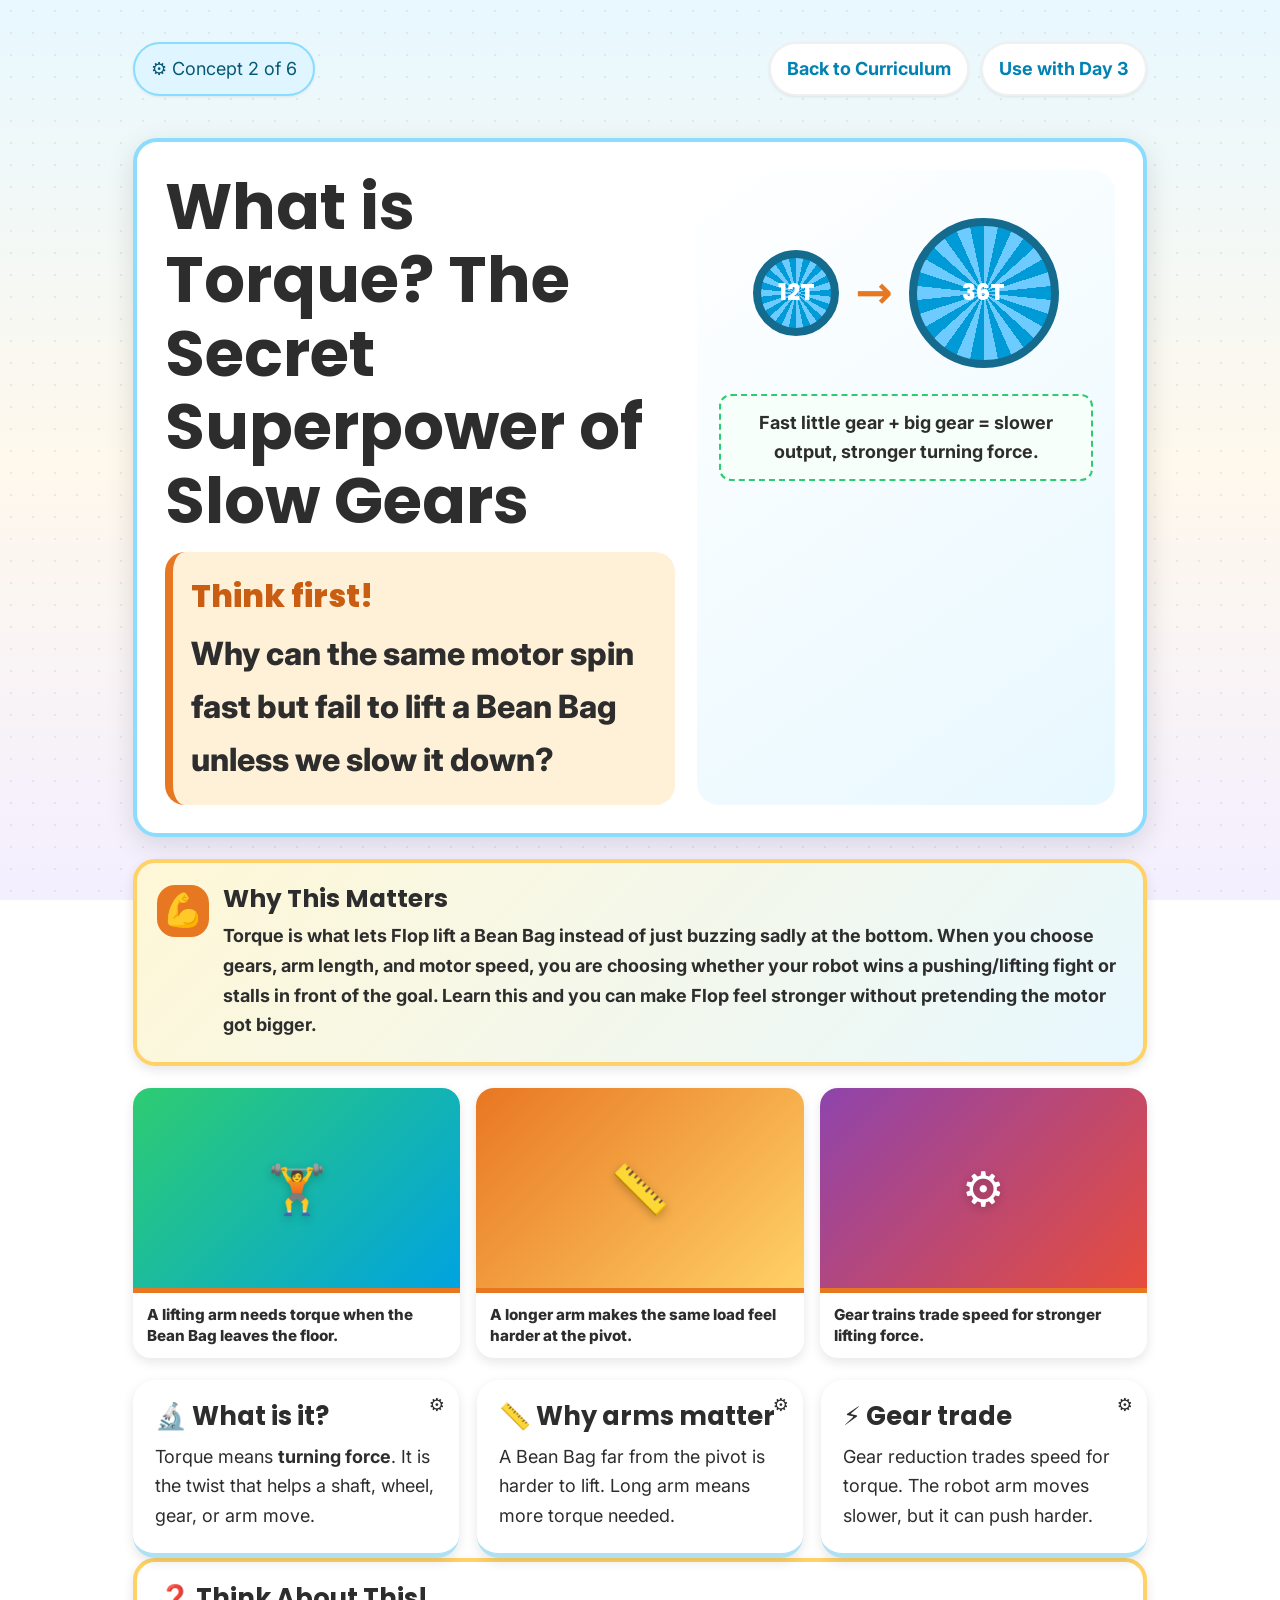
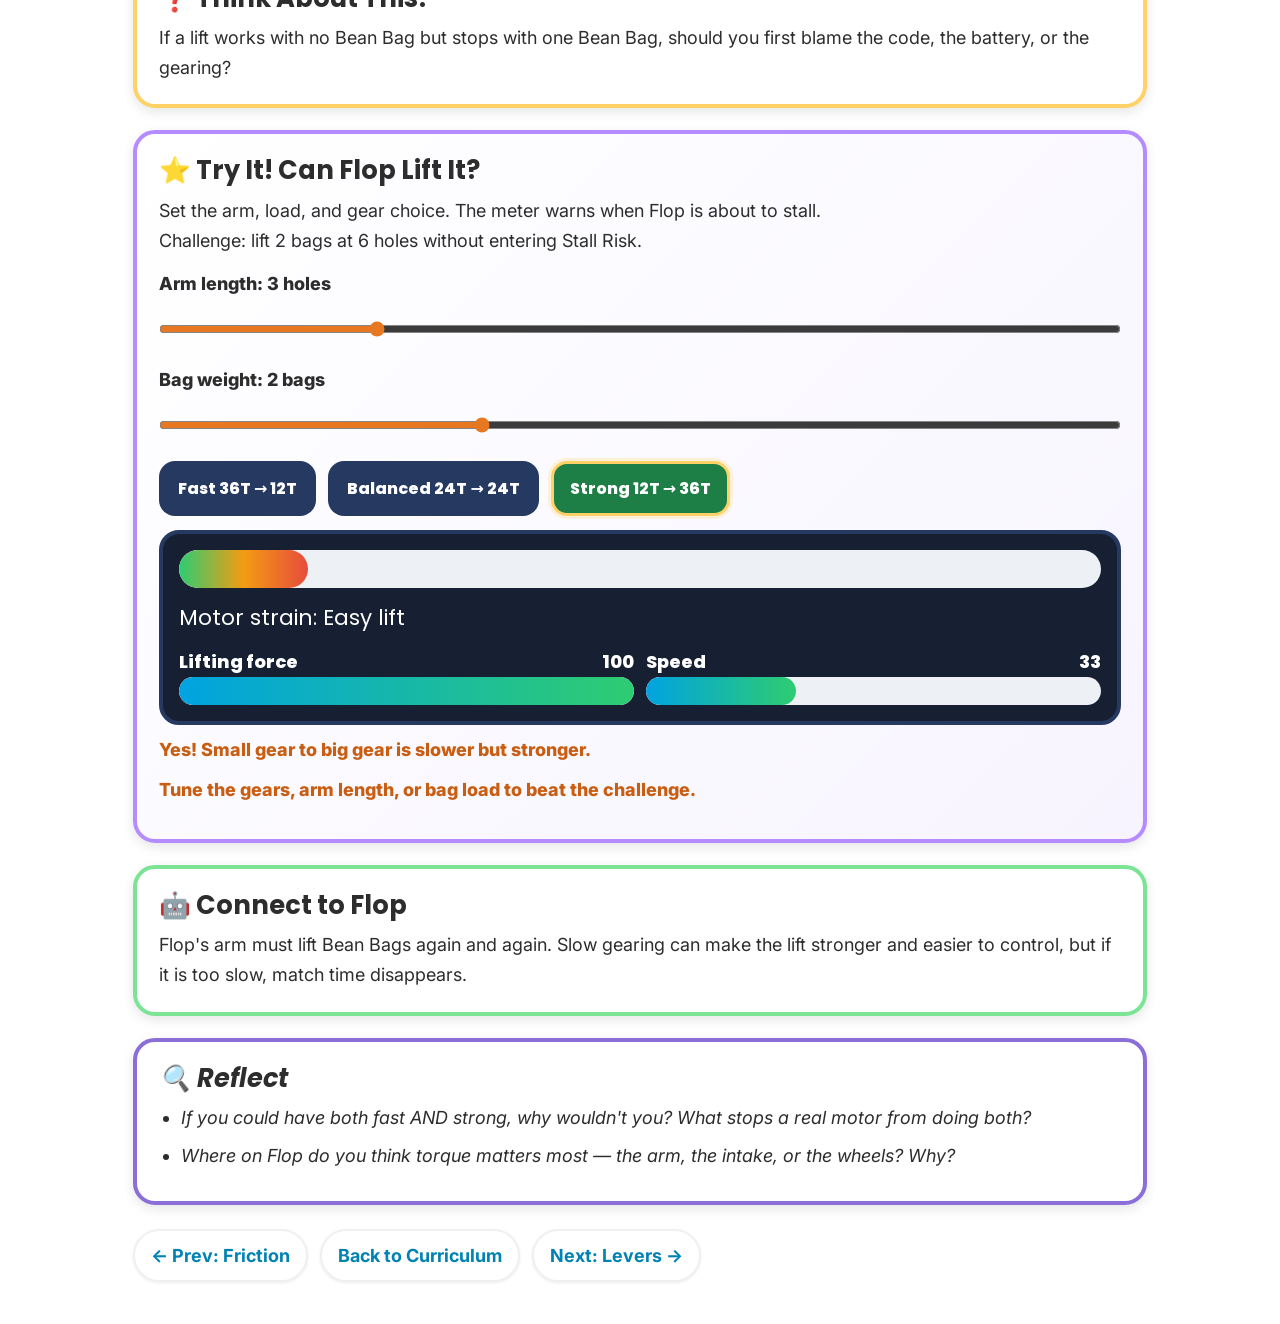
<file: concepts/what-is-torque.html>
<!DOCTYPE html>
<html lang="en">
<head>
  <meta charset="UTF-8">
  <meta name="viewport" content="width=device-width, initial-scale=1.0">
  <title>What is Torque? The Secret Superpower of Slow Gears</title>
  <link rel="preconnect" href="https://fonts.googleapis.com">
  <link rel="preconnect" href="https://fonts.gstatic.com" crossorigin>
  <link href="https://fonts.googleapis.com/css2?family=Inter:wght@400;500;600;700&amp;family=Poppins:wght@600;700;800&amp;display=swap" rel="stylesheet">
  <style>
    :root { --primary:#E87722; --primary-dark:#c95d12; --secondary:#2D2D2D; --accent:#00A3E0; --accent-dark:#0082b3; --success:#2ECC71; --warning:#F39C12; --danger:#E74C3C; --light:#F8F9FA; --light-gray:#E9ECEF; --medium-gray:#6C757D; --dark-gray:#343A40; --white:#FFFFFF; --shadow-sm:0 1px 3px rgba(0,0,0,0.08); --shadow-md:0 4px 12px rgba(0,0,0,0.10); --shadow-lg:0 8px 28px rgba(0,0,0,0.12); --radius-sm:6px; --radius-md:12px; --radius-lg:20px; --font-heading:'Poppins',system-ui,-apple-system,sans-serif; --font-body:'Inter',system-ui,-apple-system,sans-serif; }
    * { box-sizing:border-box; margin:0; padding:0; }
    body { background:linear-gradient(180deg,#e8f8ff 0%,#fff8ed 52%,#f3efff 100%); color:var(--secondary); font-family:var(--font-body); font-size:18px; line-height:1.65; min-width:320px; }
    h1,h2,h3 { font-family:var(--font-heading); line-height:1.15; }
    a { color:var(--accent-dark); font-weight:700; }
    .wrap { margin:0 auto; max-width:1050px; padding:18px; }
    .top { align-items:center; display:flex; flex-wrap:wrap; gap:12px; justify-content:space-between; margin-bottom:18px; }
    .pill,.nav a { align-items:center; background:var(--white); border:2px solid rgba(0,0,0,.06); border-radius:999px; box-shadow:var(--shadow-sm); display:inline-flex; min-height:46px; padding:10px 16px; text-decoration:none; }
    .progress { background:#dff5ff; border-color:#87dcff; color:#075875; }
    .hero { background:var(--white); border:4px solid #8bdcff; border-radius:24px; box-shadow:var(--shadow-lg); display:grid; gap:22px; grid-template-columns:1.1fr .9fr; overflow:hidden; padding:28px; }
    h1 { font-size:clamp(2rem,6vw,4rem); margin-bottom:14px; }
    .hook { background:#fff1d8; border-left:8px solid var(--primary); border-radius:var(--radius-lg); font-size:clamp(1.3rem,3vw,2rem); font-weight:800; padding:18px; }
    .big-question { color:var(--primary-dark); display:block; font-family:var(--font-heading); margin-bottom:6px; }
    .diagram { background:linear-gradient(145deg,#ffffff,#e8f8ff); border-radius:22px; min-height:310px; padding:22px; position:relative; }
    .gear-row { align-items:center; display:flex; gap:16px; justify-content:center; margin:26px 0; }
    .gear { align-items:center; background:repeating-conic-gradient(#6ecbff 0 12deg,#009ad6 12deg 24deg); border:8px solid #146b8d; border-radius:50%; color:white; display:flex; font-family:var(--font-heading); font-size:1.4rem; font-weight:800; justify-content:center; }
    .small { height:86px; width:86px; animation:spin 2s linear infinite; }
    .large { height:150px; width:150px; animation:spin 5s linear infinite reverse; }
    @keyframes spin { to { transform:rotate(360deg); } }
    .arrow { color:var(--primary); font-family:var(--font-heading); font-size:2.8rem; font-weight:800; }
    .caption { background:#f6fff9; border:2px dashed var(--success); border-radius:var(--radius-md); font-weight:700; padding:12px; text-align:center; }
    .grid { display:grid; gap:18px; grid-template-columns:repeat(3,1fr); margin-top:22px; }
    .card,.try,.robot,.think { background:var(--white); border-radius:22px; box-shadow:var(--shadow-md); padding:22px; }
    .card h2,.try h2,.robot h2,.think h2 { font-size:1.6rem; margin-bottom:10px; }
    .think { border:4px solid #ffd166; }
    .try { border:4px solid #b48cff; margin-top:22px; }
    .robot { border:4px solid #7be495; margin-top:22px; }
    .reflect { background:var(--white); border:4px solid #8b6ed8; border-radius:22px; box-shadow:var(--shadow-md); font-style:italic; margin-top:22px; padding:22px; }
    .reflect h2 { font-size:1.6rem; margin-bottom:10px; }
    .reflect ul { padding-left:22px; }
    .reflect li { margin-bottom:8px; }
    .control { display:grid; gap:8px; margin:14px 0; }
    label { font-weight:800; }
    input[type=range] { accent-color:var(--primary); min-height:44px; width:100%; }
    .meter { background:#edf1f5; border-radius:999px; height:38px; overflow:hidden; }
    .meter-fill { background:linear-gradient(90deg,var(--success),var(--warning),var(--danger)); border-radius:999px; height:100%; transition:width .25s ease; width:20%; }
    .result { font-family:var(--font-heading); font-size:1.35rem; margin-top:12px; }
    .choice-row { display:flex; flex-wrap:wrap; gap:12px; margin-top:12px; }
    button { background:var(--accent); border:0; border-radius:16px; color:white; cursor:pointer; font:800 1rem var(--font-heading); min-height:48px; padding:12px 16px; transition:.2s; }
    button:hover,button:focus { background:var(--accent-dark); transform:translateY(-1px); }
    .answer { color:var(--primary-dark); font-weight:800; margin-top:10px; min-height:30px; }
    .nav { display:flex; flex-wrap:wrap; gap:12px; margin:24px 0; }
    body::before {
      background-image: radial-gradient(rgba(45,45,45,.08) 1px, transparent 1px);
      background-size: 22px 22px;
      content: "";
      inset: 0;
      pointer-events: none;
      position: fixed;
      z-index: -1;
    }
    .hero { position: relative; overflow: hidden; }
    .diagram { overflow: hidden; }
    .hero-photo {
      border: 4px solid rgba(255,255,255,.9);
      border-radius: 18px;
      box-shadow: var(--shadow-md);
      display: block;
      height: 128px;
      margin-bottom: 12px;
      object-fit: cover;
      width: 100%;
    }
    .why-matters {
      background: linear-gradient(135deg, #fff7d6, #e8f8ff);
      border: 4px solid #ffd166;
      border-radius: 22px;
      box-shadow: var(--shadow-md);
      margin-top: 22px;
      padding: 22px 22px 22px 86px;
      position: relative;
    }
    .why-matters::before {
      align-items: center;
      background: var(--primary);
      border-radius: 18px;
      color: var(--white);
      content: attr(data-icon);
      display: flex;
      font-size: 2rem;
      height: 52px;
      justify-content: center;
      left: 20px;
      position: absolute;
      top: 22px;
      width: 52px;
    }
    .why-matters h2 { font-size: 1.55rem; margin-bottom: 8px; }
    .why-matters p { font-weight: 700; }
    .photo-strip {
      display: grid;
      gap: 16px;
      grid-template-columns: repeat(3, 1fr);
      margin-top: 22px;
    }
    .photo-card {
      background: var(--white);
      border-radius: 18px;
      box-shadow: var(--shadow-md);
      overflow: hidden;
      transition: transform .2s ease, box-shadow .2s ease;
    }
    .photo-card:hover,
    .photo-card:focus-within {
      box-shadow: var(--shadow-lg);
      transform: translateY(-3px) rotate(-.4deg);
    }
    .photo-card img {
      aspect-ratio: 4 / 3;
      display: block;
      height: auto;
      object-fit: cover;
      transition: transform .25s ease;
      width: 100%;
    }
    .photo-card:hover img { transform: scale(1.04); }
    .photo-card figcaption {
      border-top: 5px solid var(--primary);
      font-size: .95rem;
      font-weight: 800;
      line-height: 1.35;
      padding: 12px 14px;
    }
    .card { border-bottom: 5px solid rgba(0,163,224,.32); position:relative; transition: transform .2s ease, box-shadow .2s ease; }
    .card:hover { box-shadow: var(--shadow-lg); transform: translateY(-4px); }
    .card::before { content:"⚙️"; position:absolute; right:14px; top:10px; }
    .try { background: linear-gradient(135deg, #ffffff, #f7f4ff); position: relative; overflow: hidden; }
    .challenge-row, .reward-row { display: flex; flex-wrap: wrap; gap: 10px; margin-top: 12px; }
    .reward-badge {
      background: #e9fff0;
      border: 2px solid #7be495;
      border-radius: 999px;
      color: #126b35;
      display:none;
      font-family: var(--font-heading);
      font-size: .9rem;
      font-weight: 800;
      padding: 8px 12px;
    }
    .reward-badge.show { display:inline-flex; }
    .shake { animation: shake .25s ease; }
    @keyframes shake {
      25% { transform: translateX(-4px); }
      50% { transform: translateX(4px); }
      75% { transform: translateX(-2px); }
    }
    .photo-placeholder { color:#fff; text-shadow:0 3px 10px rgba(0,0,0,.22); }
    .small,.large { animation-play-state: paused; }
    .diagram:hover .small,.diagram:hover .large,.diagram:focus-within .small,.diagram:focus-within .large { animation-play-state: running; }
    .challenge-panel { background:#172033; border:4px solid #263a61; border-radius:20px; color:#fff; margin-top:14px; padding:16px; }
    .ratio-card { background:#263a61; border:3px solid transparent; }
    .ratio-card.selected { border-color:#ffd166; box-shadow:0 0 0 3px rgba(255,209,102,.24); }
    .ratio-card.is-correct { background:#1d7f45; }
    .ratio-card.is-risky { background:#9d2b22; }
    .dual-meter { display:grid; gap:12px; grid-template-columns:1fr 1fr; margin-top:12px; }
    .bar-label { display:flex; font-family:var(--font-heading); font-weight:800; justify-content:space-between; }
    .bar { background:#edf1f5; border-radius:999px; height:28px; overflow:hidden; }
    .bar-fill { background:linear-gradient(90deg,var(--accent),var(--success)); border-radius:999px; height:100%; transition:width .25s ease; }
    .meter.stall-zone { background:repeating-linear-gradient(45deg,#ffe0db 0 10px,#ffd0c9 10px 20px); animation: shake .35s ease; }
    @media (min-width:761px) { body { background-attachment: fixed; } }
    @media (max-width:760px) { .hero,.grid,.dual-meter { grid-template-columns:1fr; } .diagram { min-height:260px; } .large { height:128px; width:128px; } .photo-strip { grid-template-columns: 1fr; } .why-matters { padding: 18px; } .why-matters::before { position: static; margin-bottom: 10px; } }
    @media print { body { background:white; } .top,.nav,.card,.robot,.think,.hero { box-shadow:none; } .try { break-inside:avoid; } button { display:none; } }
  </style>
</head>
<body>
  <main class="wrap">
    <div class="top">
      <span class="pill progress">⚙️ Concept 2 of 6</span>
      <nav class="nav" aria-label="Concept links"><a href="../index.html#curriculum">Back to Curriculum</a><a href="../index.html#day-3">Use with Day 3</a></nav>
    </div>
    <section class="hero">
      <div>
        <h1>What is Torque? The Secret Superpower of Slow Gears</h1>
        <p class="hook"><span class="big-question">Think first!</span>Why can the same motor spin fast but fail to lift a Bean Bag unless we slow it down?</p>
      </div>
      <div class="diagram" role="img" aria-label="CSS diagram of a small fast gear turning a larger slow strong gear.">
        <div class="gear-row"><div class="gear small">12T</div><div class="arrow">→</div><div class="gear large">36T</div></div>
        <p class="caption">Fast little gear + big gear = slower output, stronger turning force.</p>
      </div>
    </section>
    <section class="why-matters" data-icon="💪">
      <h2>Why This Matters</h2>
      <p>Torque is what lets Flop lift a Bean Bag instead of just buzzing sadly at the bottom. When you choose gears, arm length, and motor speed, you are choosing whether your robot wins a pushing/lifting fight or stalls in front of the goal. Learn this and you can make Flop feel stronger without pretending the motor got bigger.</p>
    </section>
    <section class="photo-strip" aria-label="Real robot examples">
      <figure class="photo-card">
        <div class="photo-placeholder" role="img" aria-label="Robot arm lifting a soft game object away from the floor." loading="lazy" style="background:linear-gradient(135deg,#2ECC71,#00A3E0);height:200px;display:flex;align-items:center;justify-content:center;font-size:3rem;">🏋️</div>
        <figcaption>A lifting arm needs torque when the Bean Bag leaves the floor.</figcaption>
      </figure>
      <figure class="photo-card">
        <div class="photo-placeholder" role="img" aria-label="Long robot arm pivot showing why distant loads need more turning force." loading="lazy" style="background:linear-gradient(135deg,#E87722,#ffd166);height:200px;display:flex;align-items:center;justify-content:center;font-size:3rem;">📏</div>
        <figcaption>A longer arm makes the same load feel harder at the pivot.</figcaption>
      </figure>
      <figure class="photo-card">
        <div class="photo-placeholder" role="img" aria-label="Gear train labeled to compare fast output and strong output." loading="lazy" style="background:linear-gradient(135deg,#8e44ad,#E74C3C);height:200px;display:flex;align-items:center;justify-content:center;font-size:3rem;">⚙️</div>
        <figcaption>Gear trains trade speed for stronger lifting force.</figcaption>
      </figure>
    </section>
    <section class="grid">
      <article class="card"><h2>🔬 What is it?</h2><p>Torque means <strong>turning force</strong>. It is the twist that helps a shaft, wheel, gear, or arm move.</p></article>
      <article class="card"><h2>📏 Why arms matter</h2><p>A Bean Bag far from the pivot is harder to lift. Long arm means more torque needed.</p></article>
      <article class="card"><h2>⚡ Gear trade</h2><p>Gear reduction trades speed for torque. The robot arm moves slower, but it can push harder.</p></article>
    </section>
    <section class="think"><h2>❓ Think About This!</h2><p>If a lift works with no Bean Bag but stops with one Bean Bag, should you first blame the code, the battery, or the gearing?</p></section>
    <section class="try">
      <h2>⭐ Try It! Can Flop Lift It?</h2>
      <p>Set the arm, load, and gear choice. The meter warns when Flop is about to stall.</p>
      <p class="target">Challenge: lift 2 bags at 6 holes without entering Stall Risk.</p>
      <div class="control"><label for="arm">Arm length: <span id="armValue">3</span> holes</label><input id="arm" type="range" min="1" max="10" value="3"></div>
      <div class="control"><label for="weight">Bag weight: <span id="weightValue">2</span> bags</label><input id="weight" type="range" min="1" max="4" value="2"></div>
      <div class="choice-row" id="ratioChoice" aria-label="Gear ratio selector">
        <button class="ratio-card" type="button" data-answer="fast" data-ratio="0.35">Fast 36T → 12T</button>
        <button class="ratio-card" type="button" data-answer="balanced" data-ratio="1">Balanced 24T → 24T</button>
        <button class="ratio-card" type="button" data-answer="strong" data-ratio="3">Strong 12T → 36T</button>
      </div>
      <div class="challenge-panel">
        <div class="meter" aria-label="Motor strain meter"><div class="meter-fill" id="meterFill"></div></div>
        <p class="result" id="result">Motor strain: Easy lift</p>
        <div class="dual-meter">
          <div><div class="bar-label"><span>Lifting force</span><span id="forceValue">100</span></div><div class="bar"><div class="bar-fill" id="forceFill" style="width:100%"></div></div></div>
          <div><div class="bar-label"><span>Speed</span><span id="speedValue">33</span></div><div class="bar"><div class="bar-fill" id="speedFill" style="width:33%"></div></div></div>
        </div>
      </div>
      <p class="answer" id="answer"></p>
      <p class="answer" id="challengeStatus"></p>
      <div class="reward-row"><span class="reward-badge" id="rewardBadge">💪 Gear choice unlocked: strong but slower.</span></div>
    </section>
    <section class="robot"><h2>🤖 Connect to Flop</h2><p>Flop's arm must lift Bean Bags again and again. Slow gearing can make the lift stronger and easier to control, but if it is too slow, match time disappears.</p></section>
    <section class="reflect"><h2>🔍 Reflect</h2><ul><li>If you could have both fast AND strong, why wouldn't you? What stops a real motor from doing both?</li><li>Where on Flop do you think torque matters most — the arm, the intake, or the wheels? Why?</li></ul></section>
    <nav class="nav" aria-label="Bottom links"><a href="friction.html">← Prev: Friction</a><a href="../index.html#curriculum">Back to Curriculum</a><a href="levers.html">Next: Levers →</a></nav>
  </main>
  <script>
    const arm = document.querySelector('#arm');
    const weight = document.querySelector('#weight');
    const armValue = document.querySelector('#armValue');
    const weightValue = document.querySelector('#weightValue');
    const meterFill = document.querySelector('#meterFill');
    const result = document.querySelector('#result');
    const meter = document.querySelector('.meter');
    const answer = document.querySelector('#answer');
    const challengeStatus = document.querySelector('#challengeStatus');
    const rewardBadge = document.querySelector('#rewardBadge');
    const forceFill = document.querySelector('#forceFill');
    const speedFill = document.querySelector('#speedFill');
    const forceValue = document.querySelector('#forceValue');
    const speedValue = document.querySelector('#speedValue');
    let selectedRatio = 3;
    let selectedKind = 'strong';
    function updateTorque() {
      const rawTorque = Number(arm.value) * Number(weight.value);
      const strain = rawTorque / selectedRatio;
      const strainPct = Math.min(100, strain * 7);
      const force = Math.round(Math.min(100, selectedRatio * 34));
      const speed = Math.round(Math.min(100, 100 / selectedRatio));
      armValue.textContent = arm.value;
      weightValue.textContent = weight.value;
      meterFill.style.width = strainPct + '%';
      meter.classList.toggle('stall-zone', strainPct > 78);
      forceFill.style.width = force + '%';
      speedFill.style.width = speed + '%';
      forceValue.textContent = force;
      speedValue.textContent = speed;
      result.textContent = strainPct > 78 ? 'Motor strain: Stall risk' : strainPct > 48 ? 'Motor strain: Careful' : 'Motor strain: Easy lift';
      challengeStatus.textContent = Number(arm.value) >= 6 && Number(weight.value) >= 2 && strainPct <= 78 ? 'Challenge clear: Flop can lift without stalling.' : 'Tune the gears, arm length, or bag load to beat the challenge.';
      rewardBadge.classList.toggle('show', Number(arm.value) >= 6 && Number(weight.value) >= 2 && selectedKind === 'strong' && strainPct <= 78);
      document.querySelector('.diagram').classList.toggle('shake', strainPct > 78);
    }
    arm.addEventListener('input', updateTorque);
    weight.addEventListener('input', updateTorque);
    document.querySelectorAll('button[data-answer]').forEach(button => button.addEventListener('click', () => {
      document.querySelectorAll('button[data-answer]').forEach(b => b.classList.remove('selected','is-correct','is-risky'));
      selectedRatio = Number(button.dataset.ratio);
      selectedKind = button.dataset.answer;
      button.classList.add('selected', selectedKind === 'strong' ? 'is-correct' : 'is-risky');
      answer.textContent = selectedKind === 'strong' ? 'Yes! Small gear to big gear is slower but stronger.' : 'That choice is faster, but it gives less lifting torque.';
      updateTorque();
    }));
    document.querySelector('[data-answer="strong"]').click();
    updateTorque();
  </script>
</body>
</html>
</file>
